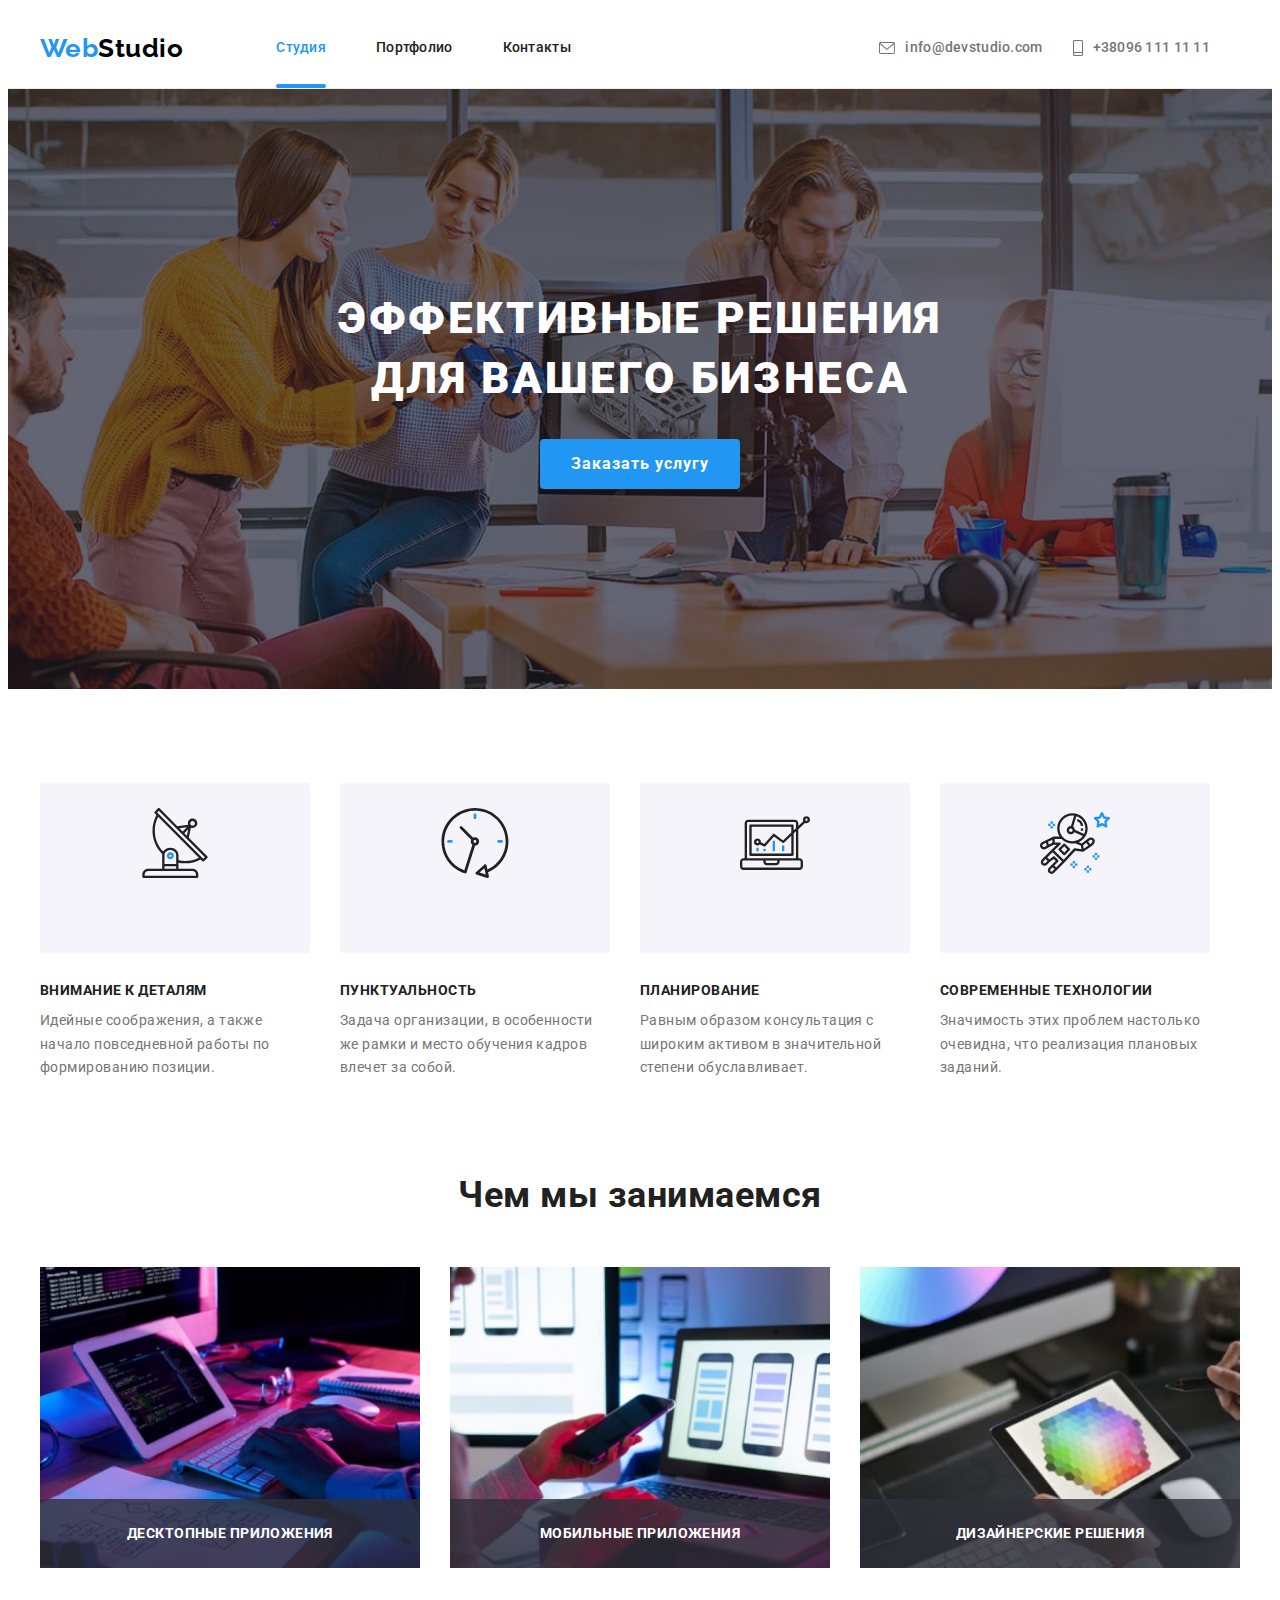
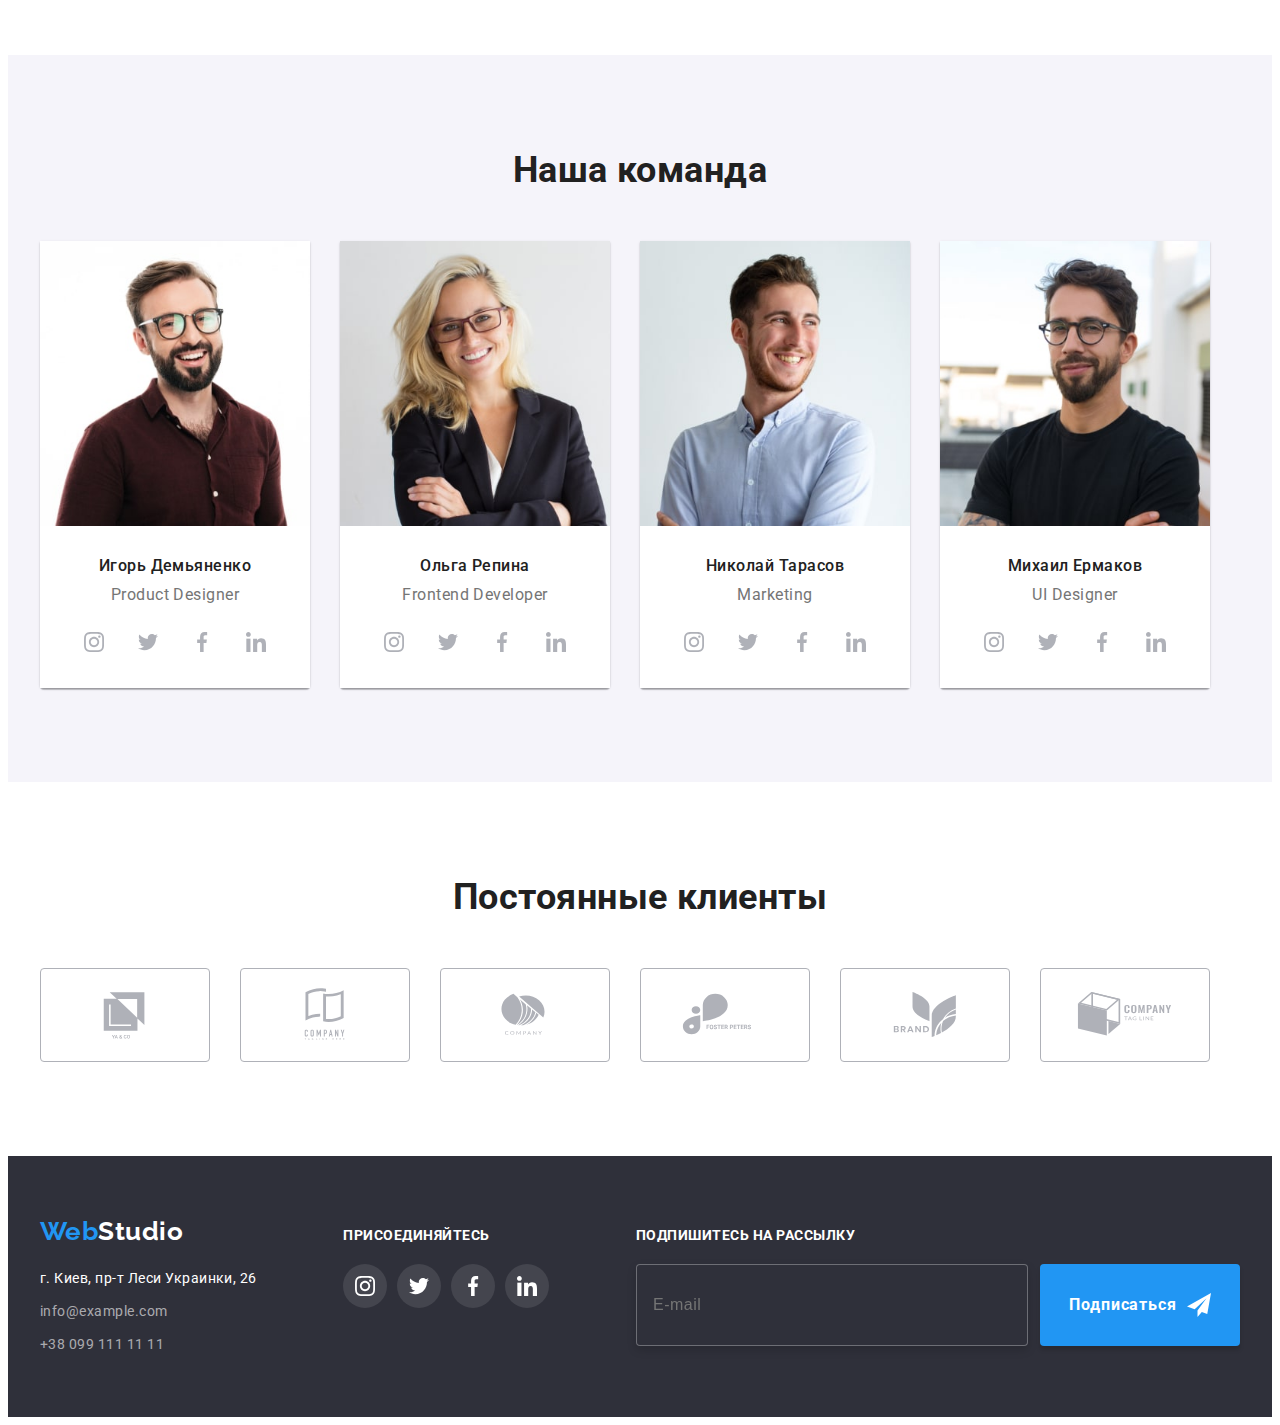
<file: index.html>
<!DOCTYPE html>
<html lang="ru">

<head>
    <meta charset="UTF-8">
    <meta http-equiv="X-UA-Compatible" content="IE=edge">
    <meta name="viewport" content="width=device-width, initial-scale=1.0">
    <link rel="preconnect" href="https://fonts.googleapis.com">
    <link rel="preconnect" href="https://fonts.gstatic.com" crossorigin>
    <link
        href="https://fonts.googleapis.com/css2?family=Raleway:wght@700&family=Roboto:wght@400;500;700;900&display=swap"
        rel="stylesheet">
    <link rel="stylesheet" href="https://cdnjs.cloudflare.com/ajax/libs/modern-normalize/1.1.0/modern-normalize.min.css"
        integrity="sha512-wpPYUAdjBVSE4KJnH1VR1HeZfpl1ub8YT/NKx4PuQ5NmX2tKuGu6U/JRp5y+Y8XG2tV+wKQpNHVUX03MfMFn9Q=="
        crossorigin="anonymous" referrerpolicy="no-referrer" />
    <link rel="stylesheet" href="./css/main.min.css">
    <link rel="stylesheet" href="./css/main.css">
    <title>Эффективные решения для вашего бизнеса></title>
</head>

<body>
    <!-- Шапка проекта -->
    <header class="header">
        <div class="container header__container">
            <nav class="navigation">
                <a href="" class="header__logo--indent logo--black"><span class="logo--main">Web</span>Studio</a>
                <ul class="navigation__list">
                    <li class="navigation__item"><a class="navigation__link current" href="./index.html">Студия</a></li>
                    <li class="navigation__item"><a class="navigation__link" href="./portfolio.html">Портфолио</a></li>
                    <li class="navigation__item"><a class="navigation__link" href="">Контакты</a></li>
                </ul>
            </nav>
            <ul class="contacts-list header__contacts-list">
                <li class="contacts-list__item">
                    <a class="contacts-list__link" href="mailto:">
                        <svg class="contacts-list__icon-envelop" width="16" height="12">
                            <use href="./css/icons/symbol-defs.svg#icon-envelope"></use>
                        </svg>
                        info@devstudio.com</a>
                </li>
                <li class="contacts-list__item">
                    <a class="contacts-list__link" href="tel:+380961111111">
                        <svg class="contacts-list__icon-tel" width="10" height="16">
                            <use href="./css/icons/symbol-defs.svg#icon-smartphone"></use>
                        </svg>
                        +38096 111 11 11</a>
                </li>
            </ul>
            <button type="button" class="mobile-menu__button" aria-expanded="false" aria-controls="mobile-menu">
                <svg class="mobile-menu__icon" width="40" height="40">
                    <use href="./css/icons/symbol-defs.svg#icon-menu"></use>
                </svg>
            </button>
        </div> 
        </header> 

        <!-- Mob-menu -->
        
        <div class="mobile-menu is-hidden" id="mobile-menu">
            <div class="container"> 
                <div class="mob-menu-top">
                    <button type="button" class="mobile-menu__close-button" aria-expanded="true" aria-controls="mobile-menu">
                        <svg class="mobile-menu__close-icon" width="40" height="40">
                            <use href="./css/icons/symbol-defs.svg#icon-close_menu"></use>
                        </svg>
                    </button>
                <ul class="mobile-menu__nav-list">
                    <li class="mobile-menu__nav-item">
                        <a class="mobile-menu__nav-link" href="./index.html">Студия</a></li>
                    <li class="mobile-menu__nav-item">
                        <a class="mobile-menu__nav-link" href="./portfolio.html">Портфолио</a>
                    </li>
                    <li class="mobile-menu__nav-item">
                        <a class="mobile-menu__nav-link" href="">Контакты</a></li>
                </ul>
                </div>
                <div class="mob-menu-bottom">
                <ul class="mobile-menu__contacts-list">
                    <li class="mobile-menu__contacts-item">
                        <a class="mobile-menu__contacts-tel" href="tel:+380961111111">
                            +38096 111 11 11</a>
                    </li>
                    <li class="mobile-menu__contacts-item">
                        <a class="mobile-menu__contacts-mail" href="mailto:">
                            info@devstudio.com</a>
                    </li>
                </ul>
                <ul class="mobile-menu__soc-list">
                    <li class="mobile-menu__soc-item">
                        <a class="mobile-menu__soc-link" href="" target="_blank"
                            rel="noopener noreferrer nofollow">Instagram</a></li>
                    <li class="mobile-menu__soc-item">
                        <a class="mobile-menu__soc-link" href="" target="_blank"
                            rel="noopener noreferrer nofollow">Twitter</a></li>
                    <li class="mobile-menu__soc-item">
                        <a class="mobile-menu__soc-link" href="" target="_blank"
                            rel="noopener noreferrer nofollow">Facebook</a></li>
                    <li class="mobile-menu__soc-item">
                        <a class="mobile-menu__soc-link" href="" target="_blank"
                            rel="noopener noreferrer nofollow">LinkedIn</a></li>
                </ul> 
                </div> 
            </div>
        </div>  

    <main>
        <!-- Герой  -->
        <section class="hero">
            <h1 class="hero__title">Эффективные решения<br>для вашего бизнеса</h1>
            <button type="button" class="button" data-modal-open>Заказать услугу</button>
        </section>  

        <!-- Преимущества компании -->
        <section class="properties">
            <div class="container">
                <h2 class="hidden">Преимущества компании</h2>
                <ul class="properties__list">
                    <li class="properties__item">
                        <a href="" class="properties__link">
                            <svg class="properties__icon" width="70" height="70">
                                <use href="./css/icons/symbol-defs.svg#icon-antenna"></use>
                            </svg></a>
                        <h3 class="properties__top-text">Внимание к деталям</h3>
                        <p class="properties__bottom-text">Идейные соображения, а также начало повседневной работы по
                            формированию позиции.</p>
                    </li>
                    <li class="properties__item">
                        <a href="" class="properties__link">
                            <svg class="properties__icon" width="70" height="70">
                                <use href="./css/icons/symbol-defs.svg#icon-clock"></use>
                            </svg></a>
                        <h3 class="properties__top-text">Пунктуальность</h3>
                        <p class="properties__bottom-text">Задача организации, в особенности же рамки и место обучения кадров
                            влечет за собой.</p>
                    </li>
                    <li class="properties__item">
                        <a href="" class="properties__link">
                            <svg class="properties__icon" width="70" height="70">
                                <use href="./css/icons/symbol-defs.svg#icon-diagram"></use>
                            </svg></a>
                        <h3 class="properties__top-text">Планирование</h3>
                        <p class="properties__bottom-text">Равным образом консультация с широким активом в значительной степени
                            обуславливает.</p>
                    </li>
                    <li class="properties__item">
                        <a href="" class="properties__link">
                            <svg class="properties__icon" width="70" height="70">
                                <use href="./css/icons/symbol-defs.svg#icon-astronaut"></use>
                            </svg></a>
                        <h3 class="properties__top-text">Современные технологии</h3>
                        <p class="properties__bottom-text">Значимость этих проблем настолько очевидна, что реализация плановых
                        заданий.</p>
                        </li>
                </ul>
            </div>
        </section>  

        <!-- Чем мы занимаемся  -->

        <section class="work">
            <div class="container">
                <h2 class="title">Чем мы занимаемся</h2>
                <ul class="work__list">
                    <li class="work__item">
                        <div class="work__content-box">
                            <img 
                            srcset="./images/work1-desk-1x.jpg 1x,
                            ./images/work1-desk-2x.jpg 2x"
                            src="./images/work1-desk-1x.jpg" 
                            alt="Печатает на клавиатуре" 
                            width="370" 
                            height="294">
                            <p class="work__text">Десктопные приложения</p>
                        </div>
                    </li>
                    <li class="work__item">
                        <div class="work__content-box">
                            <img srcset="./images/work2-desk-1x.jpg 1x,
                            ./images/work2-desk-2x.jpg 2x"
                            src="./images/work2-desk-1x.jpg" 
                            alt="Работает в телефоне" 
                            width="370" 
                            height="294">
                            <p class="work__text">Мобильные приложения</p>
                        </div>
                    </li>
                    <li class="work__item">
                        <div class="work__content-box">
                            <img srcset="./images/work3-desk-1x.jpg 1x,
                            ./images/work3-desk-2x.jpg 2x"
                            src="./images/work3-desk-1x.jpg" 
                            alt="Работает с планшетом" 
                            width="370" 
                            height="294">
                            <p class="work__text">Дизайнерские решения</p>
                        </div>
                    </li>
                </ul>
            </div>
        </section> 

        <!-- Наша команда -->

        <section class="team">
            <div class="container">
                <h2 class="title">Наша команда</h2>
                <ul class="team__list">
                    <li class="team__item">
                            <picture>
                                <source
                                srcset="./images/img-1-Demyanenko-mob-1x.jpg 1x,
                                ./images/img-1-Demyanenko-mob-2x.jpg 2x"
                                media="(max-width:767px)"
                                type="image/jpeg">
                                <source 
                                srcset="./images/img-1-Demyanenko-tab-1x.jpg 1x,
                                ./images/img-1-Demyanenko-tab-2x.jpg 2x" 
                                media="(min-width:768px)"
                                type="image/jpeg">
                                <source 
                                srcset="./images/img-1-Demyanenko-desk-1x.jpg 1x,
                                ./images/img-1-Demyanenko-desk-2x.jpg 2x" 
                                media="(min-width:1200px)"
                                type="image/jpeg">
                                <img src="./images/img-1-Demyanenko-mob-1x.jpg" 
                                alt="Портрет Игоря Демьяненка">
                            </picture>
                        <div class="team__content">
                            <h3 class="team__name">Игорь Демьяненко</h3>
                            <p lang="en" class="team__position">Product Designer</p>
                            <ul class="team__contact-list">
                                <li class="team__contact-item">
                                    <a href="" class="team__contact-link">
                                        <svg class="team__contact-icon" width="20" height="20">
                                            <use href="./css/icons/symbol-defs.svg#icon-instagram"></use>
                                        </svg></a>
                                </li>
                                <li class="team__contact-item">
                                    <a href="" class="team__contact-link">
                                        <svg class="team__contact-icon" width="20" height="20">
                                            <use href="./css/icons/symbol-defs.svg#icon-twitter"></use>
                                        </svg></a>
                                </li>
                                <li class="team__contact-item">
                                    <a href="" class="team__contact-link">
                                        <svg class="team__contact-icon" width="20" height="20">
                                            <use href="./css/icons/symbol-defs.svg#icon-facebook"></use>
                                        </svg></a>
                                </li>
                                <li class="team__contact-item">
                                    <a href="" class="team__contact-link">
                                        <svg class="team__contact-icon" width="20" height="20">
                                            <use href="./css/icons/symbol-defs.svg#icon-linkedin"></use>
                                        </svg></a>
                                </li>
                            </ul>
                        </div>
                    <li class="team__item">
                     <picture>
                        <source srcset="./images/img-2-Repina-mob-1x.jpg 1x,
                                ./images/img-2-Repina-mob-2x.jpg 2x" 
                                media="(max-width:767px)"
                                type="image/jpeg">
                        <source srcset="./images/img-2-Repina-tab-1x.jpg 1x,
                                ./images/img-2-Repina-tab-2x.jpg 2x" 
                                media="(min-width:768px)"
                                type="image/jpeg">
                        <source srcset="./images/img-2-Repina-desk-1x.jpg 1x,
                                ./images/img-2-Repina-desk-2x.jpg 2x" 
                                media="(min-width:1200px)"
                                type="image/jpeg">
                        <img src="./images/img-2-Repina-mob-1x.jpg" alt="Портрет Ольги Репиной">
                    </picture>
                        <div class="team__content">
                            <h3 class="team__name">Ольга Репина</h3>
                            <p lang="en" class="team__position">Frontend Developer</p>
                            <ul class="team__contact-list">
                                <li class="team__contact-item">
                                    <a href="" class="team__contact-link">
                                        <svg class="team__contact-icon" width="20" height="20">
                                            <use href="./css/icons/symbol-defs.svg#icon-instagram"></use>
                                        </svg></a>
                                </li>
                                <li class="team__contact-item">
                                    <a href="" class="team__contact-link">
                                        <svg class="team__contact-icon" width="20" height="20">
                                            <use href="./css/icons/symbol-defs.svg#icon-twitter"></use>
                                        </svg></a>
                                </li>
                                <li class="team__contact-item">
                                    <a href="" class="team__contact-link">
                                        <svg class="team__contact-icon" width="20" height="20">
                                            <use href="./css/icons/symbol-defs.svg#icon-facebook"></use>
                                        </svg></a>
                                </li>
                                <li class="team__contact-item">
                                    <a href="" class="team__contact-link">
                                        <svg class="team__contact-icon" width="20" height="20">
                                            <use href="./css/icons/symbol-defs.svg#icon-linkedin"></use>
                                        </svg></a>
                                </li>
                            </ul>
                        </div>
                    </li>
                    <li class="team__item">
                        <picture>
                            <source srcset="./images/img-3-Tarasov-mob-1x.jpg 1x,
                                            ./images/img-3-Tarasov-mob-2x.jpg 2x" 
                                            media="(max-width:767px)"
                                            type="image/jpeg">
                            <source srcset="./images/img-3-Tarasov-tab-1x.jpg 1x,
                                            ./images/img-3-Tarasov-tab-2x.jpg 2x" 
                                            media="(min-width:768px)"
                                            type="image/jpeg">
                            <source srcset="./images/img-3-Tarasov-desk-1x.jpg 1x,
                                            ./images/img-3-Tarasov-desk-2x.jpg 2x" 
                                            media="(min-width:1200px)"
                                            type="image/jpeg">
                            <img src="./images/img-3-Tarasov-mob-1x.jpg" 
                            alt="Портрет Николая Тарасова">
                        </picture>
                        <div class="team__content">
                            <h3 class="team__name">Николай Тарасов</h3>
                            <p lang="en" class="team__position">Marketing</p>
                            <ul class="team__contact-list">
                                <li class="team__contact-item">
                                    <a href="" class="team__contact-link">
                                        <svg class="team__contact-icon" width="20" height="20">
                                            <use href="./css/icons/symbol-defs.svg#icon-instagram"></use>
                                        </svg></a>
                                </li>
                                <li class="team__contact-item">
                                    <a href="" class="team__contact-link">
                                        <svg class="team__contact-icon" width="20" height="20">
                                            <use href="./css/icons/symbol-defs.svg#icon-twitter"></use>
                                        </svg></a>
                                </li>
                                <li class="team__contact-item">
                                    <a href="" class="team__contact-link">
                                        <svg class="team__contact-icon" width="20" height="20">
                                            <use href="./css/icons/symbol-defs.svg#icon-facebook"></use>
                                        </svg></a>
                                </li>
                                <li class="team__contact-item">
                                    <a href="" class="team__contact-link">
                                        <svg class="team__contact-icon" width="20" height="20">
                                            <use href="./css/icons/symbol-defs.svg#icon-linkedin"></use>
                                        </svg></a>
                                </li>
                            </ul>
                        </div>
                    </li>
                    <li class="team__item">
                        <picture>
                            <source srcset="./images/img-4-Ermakov-mob-1x.jpg 1x,
                                            ./images/img-4-Ermakov-mob-2x.jpg 2x" 
                                            media="(max-width:767px)"
                                            type="image/jpeg">
                            <source srcset="./images/img-4-Ermakov-tab-1x.jpg 1x,
                                            ./images/img-4-Ermakov-tab-2x.jpg 2x" 
                                            media="(min-width:768px)"
                                            type="image/jpeg">
                            <source srcset="./images/img-4-Ermakov-desk-1x.jpg 1x,
                                            ./images/img-4-Ermakov-desk-2x.jpg 2x" 
                                            media="(min-width:1200px)"
                                            type="image/jpeg">
                            <img src="./images/img-4-Ermakov-mob-1x.jpg" alt="Портрет Михаила Ермакова">
                        </picture>                    
                        <div class="team__content">
                            <h3 class="team__name">Михаил Ермаков</h3>
                            <p lang="en" class="team__position">UI Designer</p>
                            <ul class="team__contact-list">
                                <li class="team__contact-item">
                                    <a href="" class="team__contact-link">
                                        <svg class="team__contact-icon" width="20" height="20">
                                            <use href="./css/icons/symbol-defs.svg#icon-instagram"></use>
                                        </svg></a>
                                </li>
                                <li class="team__contact-item">
                                    <a href="" class="team__contact-link">
                                        <svg class="team__contact-icon" width="20" height="20">
                                            <use href="./css/icons/symbol-defs.svg#icon-twitter"></use>
                                        </svg></a>
                                </li>
                                <li class="team__contact-item">
                                    <a href="" class="team__contact-link">
                                        <svg class="team__contact-icon" width="20" height="20">
                                            <use href="./css/icons/symbol-defs.svg#icon-facebook"></use>
                                        </svg></a>
                                </li>
                                <li class="team__contact-item">
                                    <a href="" class="team__contact-link">
                                        <svg class="team__contact-icon" width="20" height="20">
                                            <use href="./css/icons/symbol-defs.svg#icon-linkedin"></use>
                                        </svg></a>
                                </li>
                            </ul>
                        </div>
                    </li>
                </ul>
            </div>
        </section> 

        <!-- Постоянные клиенты -->

        <section class="clients">
            <div class="container">
                <h2 class="title">Постоянные клиенты</h2>
                <ul class="clients-list">
                    <li class="clients-item">
                        <a href="" class="clients-link">
                            <svg class="clients-icon" width="106" height="60">
                                <use href="./css/icons/symbol-defs.svg#icon-Logo1"></use>
                            </svg></a>
                    </li>
                    <li class="clients-item">
                        <a href="" class="clients-link">
                            <svg class="clients-icon" width="106" height="60">
                                <use href="./css/icons/symbol-defs.svg#icon-Logo2"></use>
                            </svg></a>
                    </li>
                    <li class="clients-item">
                        <a href="" class="clients-link">
                            <svg class="clients-icon" width="106" height="60">
                                <use href="./css/icons/symbol-defs.svg#icon-Logo3"></use>
                            </svg></a>
                    </li>
                    <li class="clients-item">
                        <a href="" class="clients-link">
                            <svg class="clients-icon" width="106" height="60">
                                <use href="./css/icons/symbol-defs.svg#icon-Logo4"></use>
                            </svg></a>
                    </li>
                    <li class="clients-item">
                        <a href="" class="clients-link">
                            <svg class="clients-icon" width="106" height="60">
                                <use href="./css/icons/symbol-defs.svg#icon-Logo5"></use>
                            </svg></a>
                    </li>
                    <li class="clients-item">
                        <a href="" class="clients-link">
                            <svg class="clients-icon" width="106" height="60">
                                <use href="./css/icons/symbol-defs.svg#icon-Logo6"></use>
                            </svg></a>
                    </li>
                </ul>
            </div>
        </section> 
    </main>

    <!-- Футер -->

    <footer class="footer">
        <div class="footer__content container">
            <div class="address footer__address">
                <a class="footer__logo--indent logo--white link" href=""><span class="footer__logo--main">Web</span>Studio</a>
                <address class="address__content">
                    <ul class="address__list">
                        <li class="address__item">
                            <a class="address__postal-link" href="https://goo.gl/maps/cTXmJnBmYdjru8LE6"
                                target="_blank" rel="noopener noreferrer nofollow">г. Киев, пр-т Леси Украинки, 26</a>
                        </li>
                        <li class="address__item">
                            <a class="address__mail-link" href="mailto:info@example.com">info@example.com</a>
                        </li>
                        <li class="address__item">
                            <a class="address__tel-link" href="tel:+380991111111">+38 099 111 11 11</a></li>
                    </ul>
                </address>
            </div>
            <div class="connection-content footer__connection-content">
                <p class="connection-content__title footer__connection-content__title">присоединяйтесь</p>
                <ul class="soc-media__list">
                    <li class="soc-media__item">
                        <a href="" class="soc-media__link">
                            <svg class="soc-media__icon" width="20" height="20">
                                <use href="./css/icons/symbol-defs.svg#icon-instagram"></use>
                            </svg></a>
                    </li>
                    <li class="soc-media__item">
                        <a href="" class="soc-media__link">
                            <svg class="soc-media__icon" width="20" height="20">
                                <use href="./css/icons/symbol-defs.svg#icon-twitter"></use>
                            </svg></a>
                    </li>
                    <li class="soc-media__item">
                        <a href="" class="soc-media__link">
                            <svg class="soc-media__icon" width="20" height="20">
                                <use href="./css/icons/symbol-defs.svg#icon-facebook"></use>
                            </svg></a>
                    </li>
                    <li class="soc-media__item">
                        <a href="" class="soc-media__link">
                            <svg class="soc-media__icon" width="20" height="20">
                                <use href="./css/icons/symbol-defs.svg#icon-linkedin"></use>
                            </svg></a>
                    </li>
                </ul>
            </div>
            <div class="mailing">
                <form>
                    <p class="mailing__title footer__mailing__title">Подпишитесь на рассылку</p>
                    <div class="mailing__actions">
                        <input type="email" id="email" name="email" class="mailing__input" placeholder="E-mail">
                        <button type="submit" class="button mailing__button"><span class="mailing__button-name">Подписаться</span>
                            <svg class="mailing__icon" width="24" height="24">
                                <use href="./css/icons/symbol-defs.svg#icon-icon-send"></use>
                            </svg>
                        </button>
                    </div>
                </form>
            </div>
        </div>
    </footer>   

    <!-- Modal -->
    
    <div class="backdrop is-hidden" data-modal>
        <div class="modal">
            <button class="modal-close-btn" type="button" data-modal-close>
                <svg class="modal-close-btn-icon" width="11" height="11">
                    <use href="./css/icons/symbol-defs.svg#icon-close-black"></use>
                </svg>
            </button>
            <p class="modal-tittle">Оставьте свои данные, мы вам перезвоним</p>
        <div class="modal-field">
            <label for="username" class="modal-label">Имя</label>
            <div class="modal-input-content">
            <input type="text" name="username" id="username" class="modal-input" minlength="2" required autofocus placeholder=" ">
            <svg class="modal-icon" width="18" height="18">
                <use href="./css/icons/symbol-defs.svg#icon-person-black"></use>
            </svg>
            </div>
        </div>
        <div class="modal-field">
            <label for="tel" class="modal-label">Телефон</label>
            <div class="modal-input-content">
            <input type="tel" name="telephone" id="tel" class="modal-input" minlength="17" title="+38(096)-111-11-11" required placeholder=" ">
            <svg class="modal-icon" width="18" height="18">
                 <use href="./css/icons/symbol-defs.svg#icon-phone-black"></use>
            </svg>
            </div>
        </div>
        <div class="modal-field">
            <label for="mail" class="modal-label">Почта</label>
            <div class="modal-input-content">
            <input type="email" name="email" id="mail" class="modal-input" required placeholder=" ">
            <svg class="modal-icon" width="18" height="18">
                 <use href="./css/icons/symbol-defs.svg#icon-email-black"></use>
            </svg>
            </div>
        </div>
            <label for="text-area" class="modal-text-area-label">Комментарий</label>
            <textarea name="text-area" id="text-area" class="modal-text-area" placeholder="Введите текст"></textarea>
        <div class="check-content">
        <input type="checkbox" class="input-check hidden" id="input-check" name="policy" value="policy">
        <label for="input-check" class="check-text">
            <svg class="modal-check-icon" width="11" height="8">
                <use href="./css/icons/symbol-defs.svg#icon-check"></use>
            </svg>
            <span>Соглашаюсь с рассылкой и принимаю <a href="" target="_blank" class="input-check-rules">Условия договора</a></span>
        </label>
        </div>
            <button type="submit" class="modal__button button"><span class="modal-button-name">Отправить</span>
            </button>
        </div>
    </div>

    <!-- Scripts -->

    <script src="./js/modal.js"></script>
    <script src="./js/menu.js"></script> 
</body>

</html>
</file>
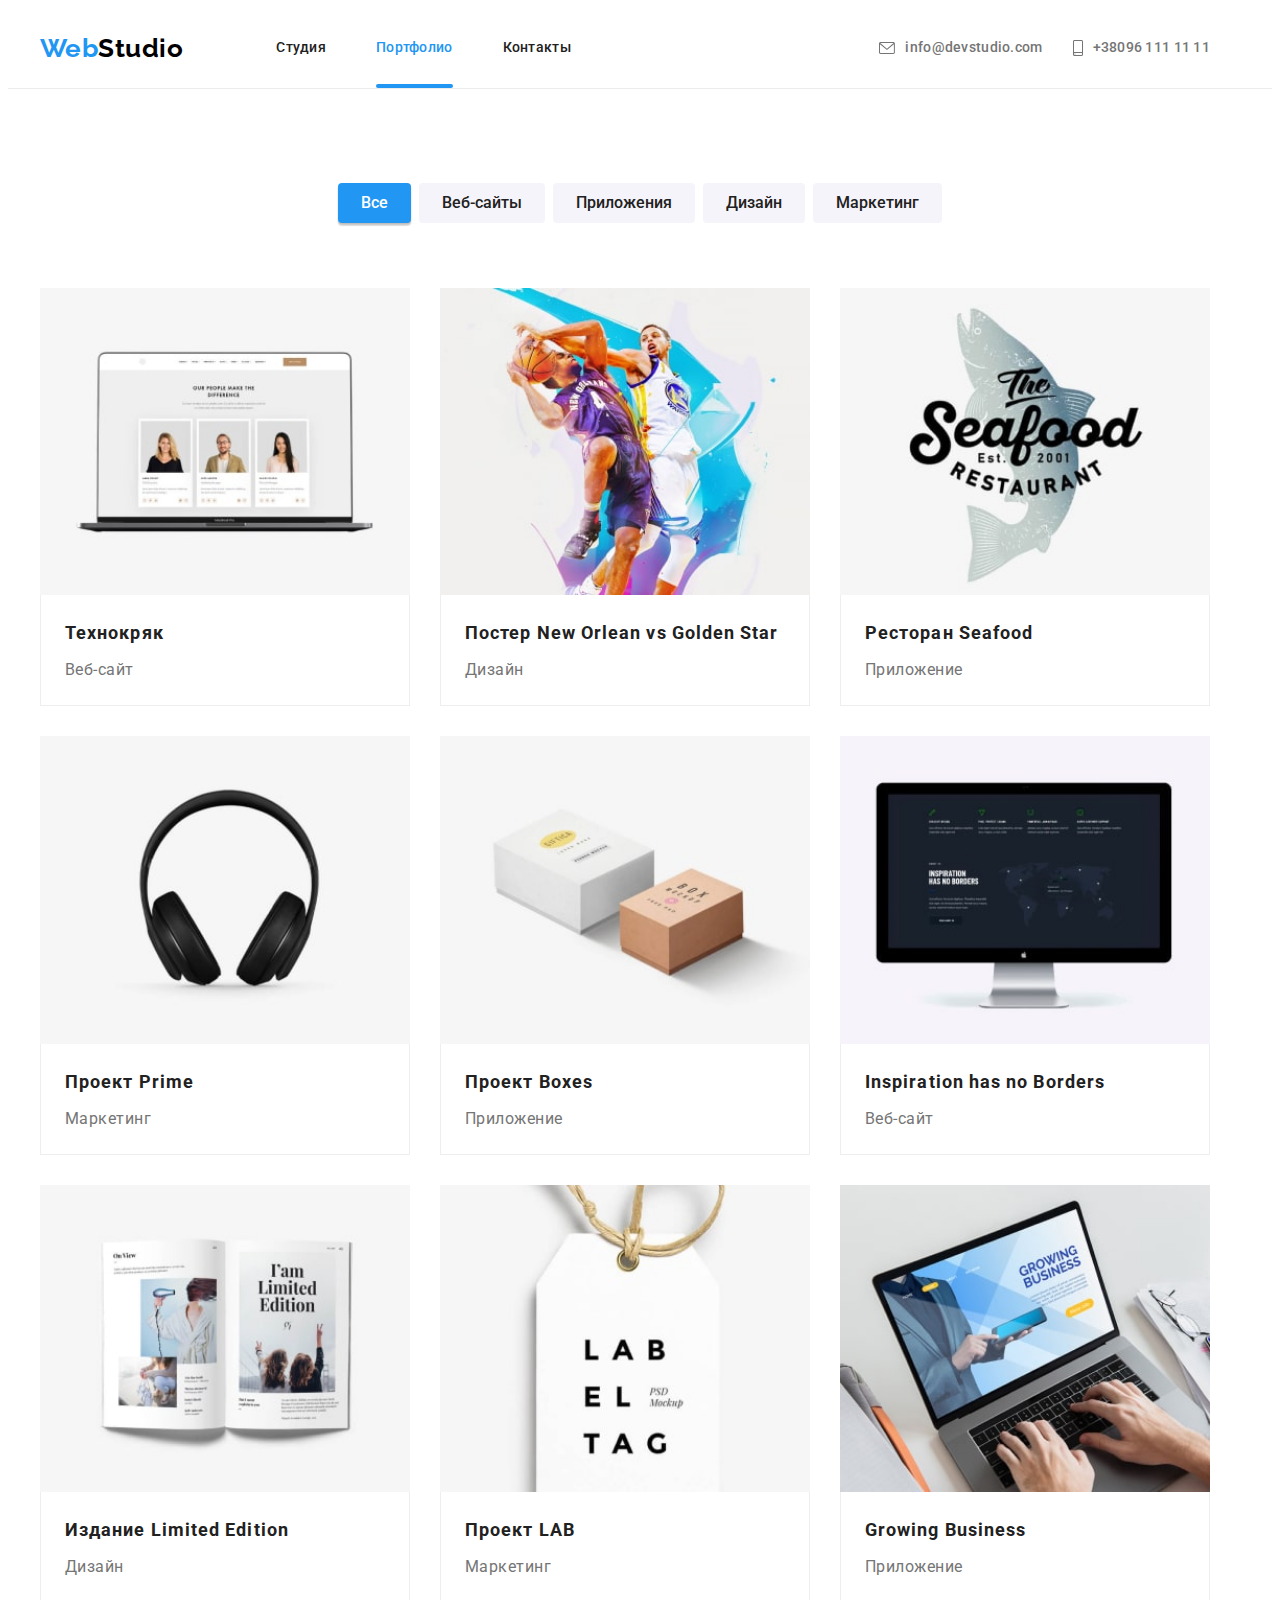
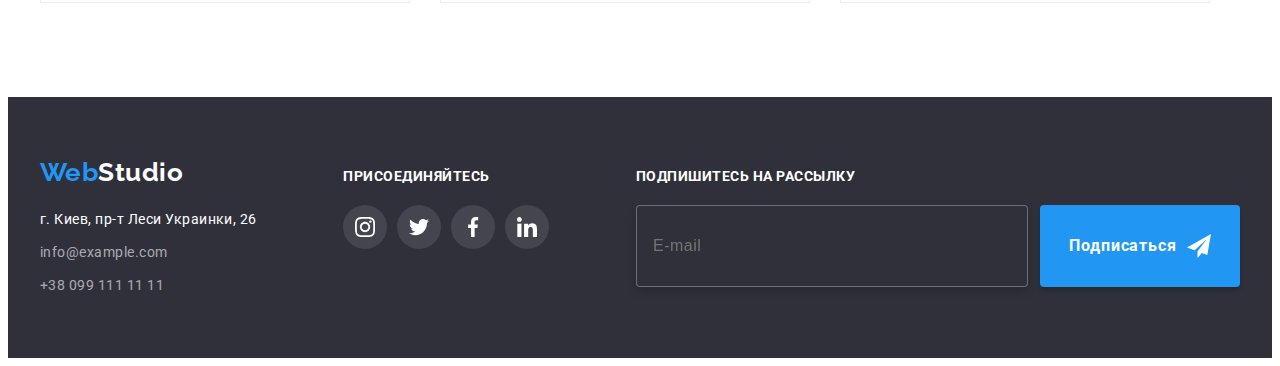
<file: portfolio.html>
<!DOCTYPE html>
<html lang="ru">

<head>
    <meta charset="UTF-8">
    <meta http-equiv="X-UA-Compatible" content="IE=edge">
    <meta name="viewport" content="width=device-width, initial-scale=1.0">
    <link rel="preconnect" href="https://fonts.googleapis.com">
    <link rel="preconnect" href="https://fonts.gstatic.com" crossorigin>
    <link
        href="https://fonts.googleapis.com/css2?family=Raleway:wght@700&family=Roboto:wght@400;500;700;900&display=swap"
        rel="stylesheet">
    <link rel="stylesheet" href="https://cdnjs.cloudflare.com/ajax/libs/modern-normalize/1.1.0/modern-normalize.min.css"
        integrity="sha512-wpPYUAdjBVSE4KJnH1VR1HeZfpl1ub8YT/NKx4PuQ5NmX2tKuGu6U/JRp5y+Y8XG2tV+wKQpNHVUX03MfMFn9Q=="
        crossorigin="anonymous" referrerpolicy="no-referrer" />
    <link rel="stylesheet" href="./css/main.min.css">
    <link rel="stylesheet" href="./css/main.css">
    <title>Портфолио</title>
</head>

<body>
    <!-- Шапка проекта -->
    <header class="header">
        <div class="container header__container">
            <nav class="navigation">
                <a href="" class="header__logo--indent logo--black"><span class="logo--main">Web</span>Studio</a>
                <ul class="navigation__list">
                    <li class="navigation__item"><a class="navigation__link" href="./index.html">Студия</a></li>
                    <li class="navigation__item"><a class="navigation__link current" href="./portfolio.html">Портфолио</a></li>
                    <li class="navigation__item"><a class="navigation__link" href="">Контакты</a></li>
                </ul>
            </nav>
            <ul class="contacts-list header__contacts-list">
                <li class="contacts-list__item">
                    <a class="contacts-list__link" href="mailto:">
                        <svg class="contacts-list__icon-envelop" width="16" height="12">
                            <use href="./css/icons/symbol-defs.svg#icon-envelope"></use>
                        </svg>
                        info@devstudio.com</a>
                </li>
                <li class="contacts-list__item">
                    <a class="contacts-list__link" href="tel:+380961111111">
                        <svg class="contacts-list__icon-tel" width="10" height="16">
                            <use href="./css/icons/symbol-defs.svg#icon-smartphone"></use>
                        </svg>
                        +38096 111 11 11</a>
                </li>
            </ul>
            <button type="button" class="mobile-menu__button" aria-expanded="false" aria-controls="mobile-menu">
                <svg class="mobile-menu__icon" width="40" height="40">
                    <use href="./css/icons/symbol-defs.svg#icon-menu"></use>
                </svg>
            </button>
        </div>
    </header>
    
    <!-- Mob-menu -->
    
    <div class="mobile-menu is-hidden" id="mobile-menu">
        <div class="container">
            <div class="mob-menu-top">
                <button type="button" class="mobile-menu__close-button" aria-expanded="true" aria-controls="mobile-menu">
                    <svg class="mobile-menu__close-icon" width="40" height="40">
                        <use href="./css/icons/symbol-defs.svg#icon-close_menu"></use>
                    </svg>
                </button>
                <ul class="mobile-menu__nav-list">
                    <li class="mobile-menu__nav-item"><a class="mobile-menu__nav-link" href="./index.html">Студия</a></li>
                    <li class="mobile-menu__nav-item"><a class="mobile-menu__nav-link" href="./portfolio.html">Портфолио</a>
                    </li>
                    <li class="mobile-menu__nav-item"><a class="mobile-menu__nav-link" href="">Контакты</a></li>
                </ul>
            </div>
            <div class="mob-menu-bottom">
                <ul class="mobile-menu__contacts-list">
                    <li class="mobile-menu__contacts-item">
                        <a class="mobile-menu__contacts-tel" href="tel:+380961111111">
                            +38096 111 11 11</a>
                    </li>
                    <li class="mobile-menu__contacts-item">
                        <a class="mobile-menu__contacts-mail" href="mailto:">
                            info@devstudio.com</a>
                    </li>
                </ul>
                <ul class="mobile-menu__soc-list">
                    <li class="mobile-menu__soc-item"><a class="mobile-menu__soc-link" href="" target="_blank"
                            rel="noopener noreferrer nofollow">Instagram</a></li>
                    <li class="mobile-menu__soc-item"><a class="mobile-menu__soc-link" href="" target="_blank"
                            rel="noopener noreferrer nofollow">Twitter</a></li>
                    <li class="mobile-menu__soc-item"><a class="mobile-menu__soc-link" href="" target="_blank"
                            rel="noopener noreferrer nofollow">Facebook</a></li>
                    <li class="mobile-menu__soc-item"><a class="mobile-menu__soc-link" href="" target="_blank"
                            rel="noopener noreferrer nofollow">LinkedIn</a></li>
                </ul>
            </div>
        </div>
    </div>

    <main>
        <section class="examples">
            <div class="container">
                <h1 class="hidden">Примеры работ</h1>
                <ul class="btn-list">
                    <li class="btn-content"><button type="button" class="examples-btn-item current">Все</button></li>
                    <li class="btn-content"><button type="button" class="examples-btn-item">Веб-сайты</button></li>
                    <li class="btn-content"><button type="button" class="examples-btn-item">Приложения</button></li>
                    <li class="btn-content"><button type="button" class="examples-btn-item">Дизайн</button></li>
                    <li class="btn-content"><button type="button" class="examples-btn-item">Маркетинг</button></li>
                </ul>

                <ul class="examples-list">
                    <li class="examples-item">
                            <div class="examples-top-box">
                                <picture>
                                    <source srcset="./images-portfolio/technokryak-mob-1x.jpg 1x,
                                                    ./images-portfolio/technokryak-mob-2x.jpg 2x" 
                                                    media="(max-width:767px)"
                                                    type="image/jpeg">
                                    <source srcset="./images-portfolio/technokryak-tab-1x.jpg 1x,
                                                    ./images-portfolio/technokryak-tab-2x.jpg 2x" 
                                                    media="(min-width:768px)"
                                                    type="image/jpeg">
                                    <source srcset="./images-portfolio/technokryak-desk-1x.jpg 1x,
                                                    ./images-portfolio/technokryak-desk-2x.jpg 2x" 
                                                    media="(min-width:1200px)"
                                                    type="image/jpeg">
                                    <img src="./images-portfolio/technokryak-mob-1x.jpg.jpg" 
                                    alt="Страница сайта на ноутбуке">
                                </picture>
                                <p class="examples-top-text">Ресурс предлагает комплексные предложения с разным уровнем функционала и сервисов. Все это позволит посетителю получить
                                исчерпывающие сведения о компании или частном лице.</p>
                            </div>
                            <div class="examples-content">
                                <h2 class="examples-title">Технокряк</h2>
                                <p class="examples-text">Веб-сайт</p>
                            </div>
                    </li>
                    <li class="examples-item">
                            <div class="examples-top-box">
                                <picture>
                                    <source srcset="./images-portfolio/no_vs_gs_mob-1x.jpg 1x,
                                                    ./images-portfolio/no_vs_gs_mob-2x.jpg 2x"
                                                    media="(max-width:767px)"
                                                    type="image/jpeg">
                                    <source srcset="./images-portfolio/no_vs_gs_tab-1x.jpg 1x,
                                                    ./images-portfolio/no_vs_gs_tab-2x.jpg 2x"
                                                    media="(min-width:768px)"
                                                    type="image/jpeg">
                                    <source srcset="./images-portfolio/no_vs_gs_desk-1x.jpg 1x,
                                                    ./images-portfolio/no_vs_gs_desk-2x.jpg 2x"
                                                     media="(min-width:1200px)"
                                                     type="image/jpeg">
                                    <img src="./images-portfolio/no_vs_gs_mob-1x.jpg" alt="Игра в баскетбол">
                                </picture>
                            <p class="examples-top-text">Ресурс предлагает комплексные предложения с разным уровнем функционала и сервисов. Все это позволит посетителю получить
                                исчерпывающие сведения о компании или частном лице.</p>
                            </div>
                            <div class="examples-content">
                                <h2 class="examples-title">Постер New Orlean vs Golden Star</h2>
                                <p class="examples-text">Дизайн</p>
                            </div>
                    </li>
                    <li class="examples-item">
                            <div class="examples-top-box">
                                <picture>
                                    <source srcset="./images-portfolio/seafood-mob-1x.jpg 1x,
                                                    ./images-portfolio/seafood-mob-2x.jpg 2x"
                                                    media="(max-width:767px)"
                                                    type="image/jpeg">
                                    <source srcset="./images-portfolio/seafood-tab-1x.jpg 1x,
                                                    ./images-portfolio/seafood-tab-2x.jpg 2x"
                                                    media="(min-width:768px)"
                                                    type="image/jpeg">
                                    <source srcset="./images-portfolio/seafood-desk-1x.jpg 1x,
                                                    ./images-portfolio/seafood-desk-2x.jpg 2x"
                                                    media="(min-width:1200px)"
                                                    type="image/jpeg">
                                    <img src="./images-portfolio/seafood-mob-1x.jpg" alt="Рыба">
                                </picture>
                            <p class="examples-top-text">Ресурс предлагает комплексные предложения с разным уровнем функционала и сервисов. Все это позволит посетителю получить
                                исчерпывающие сведения о компании или частном лице.</p>
                            </div>
                            <div class="examples-content">
                                <h2 class="examples-title">Ресторан Seafood</h2>
                                <p class="examples-text">Приложение</p>
                            </div>
                    </li>
                    <li class="examples-item">
                            <div class="examples-top-box">
                                <picture>
                                    <source srcset="./images-portfolio/prime-mob-1x.jpg 1x,
                                                    ./images-portfolio/prime-mob-2x.jpg 2x"
                                                    media="(max-width:767px)"
                                                    type="image/jpeg">
                                    <source srcset="./images-portfolio/prime-tab-1x.jpg 1x,
                                                    ./images-portfolio/prime-tab-2x.jpg 2x"
                                                    media="(min-width:768px)"
                                                    type="image/jpeg">
                                    <source srcset="./images-portfolio/prime-desk-1x.jpg 1x,
                                                    ./images-portfolio/prime-desk-2x.jpg 2x"
                                                    media="(min-width:1200px)"
                                                    type="image/jpeg">
                                    <img src="./images-portfolio/prime-mob-1x.jpg" alt="Чёрные наушники">
                                </picture>
                            <p class="examples-top-text">Ресурс предлагает комплексные предложения с разным уровнем функционала и сервисов. Все это позволит посетителю получить
                                исчерпывающие сведения о компании или частном лице.</p>
                            </div>
                            <div class="examples-content">
                                <h2 class="examples-title">Проект Prime</h2>
                                <p class="examples-text">Маркетинг</p>
                            </div>
                    </li>
                    <li class="examples-item">
                            <div class="examples-top-box">
                                <picture>
                                    <source srcset="./images-portfolio/boxes-mob-1x.jpg 1x,
                                                    ./images-portfolio/boxes-mob-2x.jpg 2x" 
                                                    media="(max-width:767px)"
                                                    type="image/jpeg">
                                    <source srcset="./images-portfolio/boxes-tab-1x.jpg 1x,
                                                    ./images-portfolio/boxes-tab-2x.jpg 2x" 
                                                    media="(min-width:768px)">
                                    <source srcset="./images-portfolio/boxes-desk-1x.jpg 1x,
                                                    ./images-portfolio/boxes-desk-2x.jpg 2x"
                                                    media="(min-width:1200px)"
                                                    type="image/jpeg">
                                    <img src="./images-portfolio/boxes-mob-1x.jpg" alt="Две коробки">
                                </picture>
                            <p class="examples-top-text">Ресурс предлагает комплексные предложения с разным уровнем функционала и сервисов. Все это позволит посетителю получить
                                исчерпывающие сведения о компании или частном лице.</p>
                            </div>
                            <div class="examples-content">
                                <h2 class="examples-title">Проект Boxes</h2>
                                <p class="examples-text">Приложение</p>
                            </div>
                    </li>
                    <li class="examples-item">
                            <div class="examples-top-box">
                                <picture>
                                    <source srcset="./images-portfolio/inspiration_has_no_borders-mob-1x.jpg 1x,
                                                    ./images-portfolio/inspiration_has_no_borders-mob-2x.jpg 2x" 
                                                    media="(max-width:767px)"
                                                    type="image/jpeg">
                                    <source srcset="./images-portfolio/inspiration_has_no_borders-tab-1x.jpg 1x,
                                                    ./images-portfolio/inspiration_has_no_borders-tab-2x.jpg 2x" 
                                                    media="(min-width:768px)"
                                                    type="image/jpeg">
                                    <source srcset="./images-portfolio/inspiration_has_no_borders-desk-1x.jpg 1x,
                                                    ./images-portfolio/inspiration_has_no_borders-desk-2x.jpg 2x"
                                                    media="(min-width:1200px)"
                                                    type="image/jpeg">
                                    <img src="./images-portfolio/inspiration_has_no_borders-mob-1x.jpg" alt="Монитор">
                                </picture>
                            <p class="examples-top-text">Ресурс предлагает комплексные предложения с разным уровнем функционала и сервисов. Все это позволит посетителю получить
                                исчерпывающие сведения о компании или частном лице.</p>
                            </div>
                                <div class="examples-content">
                                <h2 class="examples-title">Inspiration has no Borders</h2>
                                <p class="examples-text">Веб-сайт</p>
                            </div>
                    </li>
                    <li class="examples-item">
                            <div class="examples-top-box">
                                <picture>
                                    <source srcset="./images-portfolio/limited_edition-mob-1x.jpg 1x,
                                                    ./images-portfolio/limited_edition-mob-2x.jpg 2x"
                                                    media="(max-width:767px)"
                                                    type="image/jpeg">
                                    <source srcset="./images-portfolio/limited_edition-tab-1x.jpg 1x,
                                                    ./images-portfolio/limited_edition-tab-2x.jpg 2x"
                                                    media="(min-width:768px)"
                                                    type="image/jpeg">
                                    <source srcset="./images-portfolio/limited_edition-desk-1x.jpg 1x,
                                                    ./images-portfolio/limited_edition-desk-2x.jpg 2x"
                                                    media="(min-width:1200px)"
                                                    type="image/jpeg">
                                    <img src="./images-portfolio/limited_edition-mob-1x.jpg" alt="Открытая страница журнала">
                                </picture>
                            <p class="examples-top-text">Ресурс предлагает комплексные предложения с разным уровнем функционала и сервисов. Все это позволит посетителю получить исчерпывающие сведения о компании или частном лице.</p>
                            </div>
                                <div class="examples-content">
                                <h2 class="examples-title">Издание Limited Edition</h2>
                                <p class="examples-text">Дизайн</p>
                            </div>
                    </li>
                    <li class="examples-item">
                            <div class="examples-top-box">
                                <picture>
                                    <source srcset="./images-portfolio/lab-mob-1x.jpg 1x,
                                                    ./images-portfolio/lab-mob-2x.jpg 2x"
                                                    media="(max-width:767px)"
                                                    type="image/jpeg">
                                    <source srcset="./images-portfolio/lab-tab-1x.jpg 1x,
                                                    ./images-portfolio/lab-tab-2x.jpg 2x"
                                                    media="(min-width:768px)"
                                                    type="image/jpeg">
                                    <source srcset="./images-portfolio/lab-desk-1x.jpg 1x,
                                                    ./images-portfolio/lab-desk-2x.jpg 2x"
                                                    media="(min-width:1200px)"
                                                    type="image/jpeg">
                                    <img src="./images-portfolio/growing_business-mob-1x.jpg" alt="Этикетка">
                                </picture>
                            <p class="examples-top-text">Ресурс предлагает комплексные предложения с разным уровнем функционала и сервисов. Все это позволит посетителю получить
                                исчерпывающие сведения о компании или частном лице.</p>
                            </div>
                            <div class="examples-content">
                                <h2 class="examples-title">Проект LAB</h2>
                                <p class="examples-text">Маркетинг</p>
                            </div>
                    </li>
                    <li class="examples-item">
                            <div class="examples-top-box">
                                <picture>
                                    <source srcset="./images-portfolio/growing_business-mob-1x.jpg 1x,
                                                    ./images-portfolio/growing_business-mob-2x.jpg 2x"
                                                    media="(max-width:767px)"
                                                    type="image/jpeg">
                                    <source srcset="./images-portfolio/growing_business-tab-1x.jpg 1x,
                                                    ./images-portfolio/growing_business-tab-2x.jpg 2x"
                                                    media="(min-width:768px)"
                                                    type="image/jpeg">
                                    <source srcset="./images-portfolio/growing_business-desk-1x.jpg 1x,
                                                    ./images-portfolio/growing_business-desk-2x.jpg 2x"
                                                    media="(min-width:1200px)"
                                                    type="image/jpeg">
                                    <img src="./images-portfolio/growing_business-mob-1x.jpg" alt="Печатает на ноутбуке">
                                </picture>
                            <p class="examples-top-text">Ресурс предлагает комплексные предложения с разным уровнем функционала и сервисов. Все это позволит посетителю получить исчерпывающие сведения о компании или частном лице.</p>
                            </div>
                                <div class="examples-content">
                                <h2 class="examples-title">Growing Business</h2>
                                <p class="examples-text">Приложение</p>
                            </div>
                    </li>
                </ul>
            </div>
        </section>
    </main>

    <!-- Футер -->
    <footer class="footer">
        <div class="footer__content container">
            <div class="address footer__address">
                <a class="footer__logo--indent logo--white" href=""><span class="footer__logo--main">Web</span>Studio</a>
                <address class="address__content">
                    <ul class="address__list">
                        <li class="address__item">
                            <a class="address__postal-link" href="https://goo.gl/maps/cTXmJnBmYdjru8LE6"
                                target="_blank" rel="noopener noreferrer nofollow">г. Киев, пр-т Леси Украинки, 26</a>
                        </li>
                        <li class="address__item">
                            <a class="address__mail-link" href="mailto:info@example.com">info@example.com</a>
                        </li>
                        <li class="address__item">
                            <a class="address__tel-link" href="tel:+380991111111">+38 099 111 11 11</a>
                        </li>
                    </ul>
                </address>
            </div>
            <div class="connection-content footer__connection-content">
                <p class="connection-content__title footer__connection-content__title">присоединяйтесь</p>
                <ul class="soc-media__list list">
                    <li class="soc-media__item">
                        <a href="" class="soc-media__link">
                            <svg class="soc-media__icon" width="20" height="20">
                                <use href="./css/icons/symbol-defs.svg#icon-instagram"></use>
                            </svg></a>
                    </li>
                    <li class="soc-media__item">
                        <a href="" class="soc-media__link">
                            <svg class="soc-media__icon" width="20" height="20">
                                <use href="./css/icons/symbol-defs.svg#icon-twitter"></use>
                            </svg></a>
                    </li>
                    <li class="soc-media__item">
                        <a href="" class="soc-media__link">
                            <svg class="soc-media__icon" width="20" height="20">
                                <use href="./css/icons/symbol-defs.svg#icon-facebook"></use>
                            </svg></a>
                    </li>
                    <li class="soc-media__item">
                        <a href="" class="soc-media__link">
                            <svg class="soc-media__icon" width="20" height="20">
                                <use href="./css/icons/symbol-defs.svg#icon-linkedin"></use>
                            </svg></a>
                    </li>
                </ul>
            </div>
            <div class="mailing footer__mailing">
                <form>
                    <p class="mailing__title footer__mailing__title">Подпишитесь на рассылку</p>
                    <div class="mailing__actions">
                        <input type="email" id="email" name="email" class="mailing__input" placeholder="E-mail">
                        <button type="submit" class="button mailing__button"><span
                                class="mailing__button-name">Подписаться</span>
                            <svg class="mailing__icon" width="24" height="24">
                                <use href="./css/icons/symbol-defs.svg#icon-icon-send"></use>
                            </svg>
                        </button>
                    </div>
                </form>
            </div>
        </div>
    </footer>

    <script src="./js/menu.js"></script>
</body>

</html>
</file>
<file: css/main.css>
body {
  font-family: var(--font-family-main);
  letter-spacing: 0.03em;
  color: var(--properties-text-color);
}

img {
  display: block;
  width: 100%;
  height: auto;
}

button {
  cursor: pointer;
}

address {
  font-style: normal;
}

.hidden {
  position: absolute;
  width: 1px;
  height: 1px;
  margin: -1px;
  border: 0;
  padding: 0;
  white-space: nowrap;
  clip-path: inset(100%);
  clip: rect(0 0 0 0);
  overflow: hidden;
}

:root {
  --head-background-color: #FFFFFF;
  --main-bcg-color: #FFFFFF;
  --team-background-color: #F5F4FA;
  --hero-background-color: #2F303A;
  --footer-background-color: #2F303A;
  --accent-color: #2196F3;
  --logo-black-color: #000;
  --logo-white-color: #FFFFFF;
  --header-nav-text-color: #212121;
  --header-btn-text-color: #757575;
  --hero-text-color: #FFFFFF;
  --btn-text-color: #FFFFFF;
  --prorerties-background-color: #F5F4FA;
  --properties-title-color: #212121;
  --properties-text-color: #757575;
  --title-color: #212121;
  --team-top-text-color: #212121;
  --team-bottom-text-color: #757575;
  --team-background-color: #F5F4FA;
  --team-card-background-color: #FFFFFF;
  --footer-main-text-color: #FFFFFF;
  --footer-secondary-text-color: rgba(255, 255, 255, 0.6);
  --portfolio-bcg-color: #FFFFFF;
  --portfolio-title-text-color: #212121;
  --portfolio-btn-text-color: #212121;
  --portfolio-btn-bcg-color: #F5F4FA;
  --portfolio-main-text-color: #757575;
  --modal-main-text-color: #212121;
  --modal-secondary-text-color: #757575;
  --font-family-main: Roboto, Tahoma, sans-serif;
  --font-family-secondary: Raleway, sans-serif;
}

.backdrop {
  position: fixed;
  width: 100vw;
  height: 100vh;
  top: 0;
  left: 0;
  background-color: rgba(0, 0, 0, 0.2);
  transition: opacity 250ms cubic-bezier(0.4, 0, 0.2, 1), visibility 250ms cubic-bezier(0.4, 0, 0.2, 1);
  -webkit-transition: opacity 250ms cubic-bezier(0.4, 0, 0.2, 1), visibility 250ms cubic-bezier(0.4, 0, 0.2, 1);
  -moz-transition: opacity 250ms cubic-bezier(0.4, 0, 0.2, 1), visibility 250ms cubic-bezier(0.4, 0, 0.2, 1);
  -ms-transition: opacity 250ms cubic-bezier(0.4, 0, 0.2, 1), visibility 250ms cubic-bezier(0.4, 0, 0.2, 1);
  -o-transition: opacity 250ms cubic-bezier(0.4, 0, 0.2, 1), visibility 250ms cubic-bezier(0.4, 0, 0.2, 1);
}
.backdrop.is-hidden {
  visibility: hidden;
  opacity: 0;
  pointer-events: none;
}

.modal {
  position: absolute;
  width: 310px;
  padding: 10px;
  background-color: #FFFFFF;
  box-shadow: 0px 1px 3px rgba(0, 0, 0, 0.12), 0px 1px 1px rgba(0, 0, 0, 0.14), 0px 2px 1px rgba(0, 0, 0, 0.2);
  border-radius: 4px;
  top: 50%;
  left: 50%;
  transform: translate(-50%, -50%) skew(180deg);
  transition: transform 250ms cubic-bezier(0.4, 0, 0.2, 1);
  -webkit-transition: transform 250ms cubic-bezier(0.4, 0, 0.2, 1);
  -moz-transition: transform 250ms cubic-bezier(0.4, 0, 0.2, 1);
  -ms-transition: transform 250ms cubic-bezier(0.4, 0, 0.2, 1);
  -o-transition: transform 250ms cubic-bezier(0.4, 0, 0.2, 1);
}
.backdrop.is-hidden .modal {
  transform: skew(10deg);
  -webkit-transform: skew(10deg) scale(0.1);
  -moz-transform: skew(10deg) scale(0.1);
  -ms-transform: skew(10deg) scale(0.1);
  -o-transform: skew(10deg) scale(0.1);
}
@media screen and (min-width: 480px) {
  .modal {
    width: 450px;
    padding: 39px;
  }
}
@media screen and (min-width: 1200px) {
  .modal {
    width: 528px;
  }
}

.modal-close-btn {
  position: absolute;
  display: flex;
  justify-content: center;
  align-items: center;
  top: 8px;
  right: 8px;
  width: 30px;
  height: 30px;
  padding: 0;
  border: 1px solid rgba(0, 0, 0, 0.1);
  border-radius: 50%;
  background-color: #FFFFFF;
  transition: transform 250ms cubic-bezier(0.4, 0, 0.2, 1);
  -webkit-transition: transform 250ms cubic-bezier(0.4, 0, 0.2, 1);
  -moz-transition: transform 250ms cubic-bezier(0.4, 0, 0.2, 1);
  -ms-transition: transform 250ms cubic-bezier(0.4, 0, 0.2, 1);
  -o-transition: transform 250ms cubic-bezier(0.4, 0, 0.2, 1);
}

.modal-close-btn-icon {
  width: 11px;
  height: 11px;
  fill: #000000;
  transition: fill 250ms cubic-bezier(0.4, 0, 0.2, 1);
  -webkit-transition: fill 250ms cubic-bezier(0.4, 0, 0.2, 1);
  -moz-transition: fill 250ms cubic-bezier(0.4, 0, 0.2, 1);
  -ms-transition: fill 250ms cubic-bezier(0.4, 0, 0.2, 1);
  -o-transition: fill 250ms cubic-bezier(0.4, 0, 0.2, 1);
}
.modal-close-btn:hover .modal-close-btn-icon, .modal-close-btn:focus .modal-close-btn-icon {
  fill: var(--accent-color);
}

.modal-tittle {
  margin-top: 0;
  margin-bottom: 12px;
  font-weight: 700;
  font-size: 20px;
  line-height: 1.15;
  text-align: center;
  letter-spacing: 0.03em;
  color: var(--modal-main-text-color);
}

.modal-label,
.modal-text-area-label {
  margin-bottom: 4px;
  font-size: 12px;
  line-height: 1.7;
  letter-spacing: 0.01em;
}

.modal-input {
  width: 100%;
  height: 40px;
  padding-left: 42px;
  border: 1px solid rgba(33, 33, 33, 0.2);
  border-radius: 4px;
  outline: none;
  color: var(--modal-main-text-color);
  transition: border-color 250ms cubic-bezier(0.4, 0, 0.2, 1), background-color 250ms cubic-bezier(0.4, 0, 0.2, 1);
  -webkit-transition: border-color 250ms cubic-bezier(0.4, 0, 0.2, 1), background-color 250ms cubic-bezier(0.4, 0, 0.2, 1);
  -moz-transition: border-color 250ms cubic-bezier(0.4, 0, 0.2, 1), background-color 250ms cubic-bezier(0.4, 0, 0.2, 1);
  -ms-transition: border-color 250ms cubic-bezier(0.4, 0, 0.2, 1), background-color 250ms cubic-bezier(0.4, 0, 0.2, 1);
  -o-transition: border-color 250ms cubic-bezier(0.4, 0, 0.2, 1), background-color 250ms cubic-bezier(0.4, 0, 0.2, 1);
}
.modal-input:hover, .modal-input:focus {
  border-color: var(--accent-color);
}
.modal-input::placeholder {
  font-size: 12px;
  line-height: 1.7;
  letter-spacing: 0.01em;
  color: rgba(117, 117, 117, 0.5);
}
.modal-input:valid:not(:placeholder-shown) {
  background-color: rgba(0, 100, 0, 0.2);
}
.modal-input:invalid:not(:placeholder-shown) {
  background-color: rgba(100, 0, 0, 0.2);
}

.modal-input-content {
  position: relative;
}

.modal-field {
  margin-bottom: 10px;
}

.modal-icon {
  position: absolute;
  width: 18px;
  height: 18px;
  left: 12px;
  top: 50%;
  transform: translateY(-50%);
  fill: var(--modal-main-text-color);
  transition: fill 250ms cubic-bezier(0.4, 0, 0.2, 1);
  -webkit-transform: translateY(-50%);
  -moz-transform: translateY(-50%);
  -ms-transform: translateY(-50%);
  -o-transform: translateY(-50%);
}
.modal-input:hover + .modal-icon, .modal-input:focus + .modal-icon {
  fill: var(--accent-color);
}

.modal-input::placeholder {
  font-size: 12px;
  line-height: 1.7;
  letter-spacing: 0.01em;
  color: rgba(117, 117, 117, 0.5);
}

.modal-text-area {
  width: 100%;
  height: 120px;
  margin-bottom: 20px;
  padding: 12px 16px;
  resize: none;
  border: 1px solid rgba(33, 33, 33, 0.2);
  border-radius: 4px;
  font-size: 12px;
  line-height: 1.7;
  letter-spacing: 0.01em;
  color: var(--modal-main-text-color);
  outline: none;
  transition: border-color 250ms cubic-bezier(0.4, 0, 0.2, 1);
  -webkit-transition: border-color 250ms cubic-bezier(0.4, 0, 0.2, 1);
  -moz-transition: border-color 250ms cubic-bezier(0.4, 0, 0.2, 1);
  -ms-transition: border-color 250ms cubic-bezier(0.4, 0, 0.2, 1);
  -o-transition: border-color 250ms cubic-bezier(0.4, 0, 0.2, 1);
}
.modal-text-area:hover, .modal-text-area:focus {
  border-color: var(--accent-color);
}

.check-content {
  margin-bottom: 30px;
}

.check-text {
  display: flex;
  align-items: center;
  justify-content: center;
  font-size: 12px;
  line-height: 1.17;
  color: var(--modal-secondary-text-color);
}
@media screen and (min-width: 1200px) {
  .check-text {
    font-size: 14px;
    line-height: 1.71;
  }
}

.input-check-rules {
  color: var(--accent-color);
}

.modal-check-icon {
  width: 16px;
  height: 15px;
  margin-right: 7px;
  border: 2px solid #000000;
  fill: #FFFFFF;
  border-radius: 3px;
  transition: border-color 250ms cubic-bezier(0.4, 0, 0.2, 1), background-color 250ms cubic-bezier(0.4, 0, 0.2, 1), fill 250ms cubic-bezier(0.4, 0, 0.2, 1);
}
.input-check:checked + .check-text .modal-check-icon {
  background-color: var(--accent-color);
  border-color: transparent;
  fill: #FFFFFF;
}
.input-check:focus + .check-text .modal-check-icon {
  border-color: var(--accent-color);
}

.modal__button {
  display: block;
  margin: 0 auto;
  padding: 0;
}
.modal__button:hover, .modal__button:focus {
  background-color: #ECECEC;
}

.logo--white, .logo--black {
  display: block;
  font-family: var(--font-family-secondary);
  font-weight: 700;
  font-size: 24px;
  line-height: 1.17;
  transition: color 250ms cubic-bezier(0.4, 0, 0.2, 1);
  -webkit-transition: color 250ms cubic-bezier(0.4, 0, 0.2, 1);
  -moz-transition: color 250ms cubic-bezier(0.4, 0, 0.2, 1);
  -ms-transition: color 250ms cubic-bezier(0.4, 0, 0.2, 1);
  -o-transition: color 250ms cubic-bezier(0.4, 0, 0.2, 1);
}
@media screen and (min-width: 1200px) {
  .logo--white, .logo--black {
    font-size: 26px;
    line-height: 1.19;
  }
}

.address__tel-link,
.address__mail-link,
.address__postal-link, .navigation__link, .mobile-menu__soc-link, .mobile-menu__contacts-mail, .mobile-menu__contacts-tel, .mobile-menu__nav-link, .contacts-list__link, .logo--white, .logo--black {
  text-decoration: none;
}

.address__list, .soc-media__list, .navigation__list, .examples-list, .btn-list, .clients-list, .team__contact-list, .team__list, .work__list, .properties__list, .mobile-menu__soc-list, .mobile-menu__contacts-list, .mobile-menu__nav-list, .contacts-list {
  list-style: none;
  margin: 0;
  padding: 0;
}

.logo--black {
  color: var(--logo-black-color);
}
.logo--black:hover, .logo--black:focus {
  color: var(--accent-color);
}

.logo--main {
  color: var(--accent-color);
  transition: color 250ms cubic-bezier(0.4, 0, 0.2, 1);
}
.logo--main:hover, .logo--main:focus {
  color: var(--logo-color);
}
.logo--black:hover .logo--main, .logo--black:focus .logo--main {
  color: var(--logo-black-color);
}

.logo--white {
  color: var(--logo-white-color);
}
.logo--white:hover, .logo--white:focus {
  color: var(--accent-color);
}

.footer__logo--main {
  color: var(--accent-color);
  transition: color 250ms cubic-bezier(0.4, 0, 0.2, 1);
}
.footer__logo--main:hover, .footer__logo--main:focus {
  color: var(--logo-white-color);
}
.logo--white:hover .footer__logo--main, .logo--white:focus .footer__logo--main {
  color: var(--logo-white-color);
}

.contacts-list__item:not(:last-child) {
  margin-bottom: 10px;
}
@media screen and (min-width: 1200px) {
  .contacts-list__item:not(:last-child) {
    margin-bottom: 0;
  }
}

@media screen and (min-width: 1200px) {
  .contacts-list__item {
    margin-right: 30px;
  }
}

.contacts-list__link {
  display: flex;
  justify-content: start;
  font-weight: 500;
  font-size: 12px;
  line-height: 1.17;
  letter-spacing: 0.02em;
  color: var(--header-btn-text-color);
  transition: color 250ms cubic-bezier(0.4, 0, 0.2, 1);
}
@media screen and (min-width: 1200px) {
  .contacts-list__link {
    font-size: 14px;
    line-height: 1.14;
    align-items: center;
    padding-top: 32px;
    padding-bottom: 32px;
  }
}
.contacts-list__link:hover, .contacts-list__link:focus {
  color: var(--accent-color);
}

.contacts-list__icon-envelop,
.contacts-list__icon-tel {
  fill: var(--header-btn-text-color);
  margin-right: 8px;
  transition: color 250ms cubic-bezier(0.4, 0, 0.2, 1);
}
@media screen and (min-width: 1200px) {
  .contacts-list__icon-envelop,
.contacts-list__icon-tel {
    margin-right: 10px;
  }
}
.contacts-list__link:hover .contacts-list__icon-envelop, .contacts-list__link:focus .contacts-list__icon-envelop,
.contacts-list__link:hover .contacts-list__icon-tel,
.contacts-list__link:focus .contacts-list__icon-tel {
  fill: var(--accent-color);
}

.contacts-list__icon-envelop {
  width: 14px;
  height: 10px;
}
@media screen and (min-width: 1200px) {
  .contacts-list__icon-envelop {
    width: 16px;
    height: 12px;
  }
}

.contacts-list__icon-tel {
  width: 8px;
  height: 14px;
}
@media screen and (min-width: 1200px) {
  .contacts-list__icon-tel {
    width: 10px;
    height: 16px;
  }
}

.header {
  position: relative;
  background-color: var(--head-background-color);
  border-bottom: 1px solid #ECECEC;
}

.header__container {
  padding: 10px 0px;
  display: flex;
}
@media screen and (min-width: 768px) {
  .header__container {
    justify-content: space-between;
    padding: 0;
  }
}
@media screen and (min-width: 1200px) {
  .header__container {
    padding: 0;
  }
}

@media screen and (min-width: 768px) {
  .header__logo--indent {
    margin-right: 88px;
  }
}
@media screen and (min-width: 1200px) {
  .header__logo--indent {
    margin-right: 93px;
  }
}

.header__contacts-list {
  display: none;
}
@media screen and (min-width: 768px) {
  .header__contacts-list {
    display: flex;
    flex-direction: column;
    justify-content: center;
  }
}
@media screen and (min-width: 1200px) {
  .header__contacts-list {
    flex-direction: row;
    justify-content: center;
    align-items: center;
  }
}

.no-scroll {
  overflow: hidden;
}

.mobile-menu__button {
  width: 40px;
  height: 40px;
  display: block;
  margin-left: auto;
  padding: 0;
  border: none;
  cursor: pointer;
}
@media screen and (min-width: 768px) {
  .mobile-menu__button {
    display: none;
  }
}

.mobile-menu__icon {
  background-color: var(--head-background-color);
  transition: fill 250ms cubic-bezier(0.4, 0, 0.2, 1);
  -webkit-transition: fill 250ms cubic-bezier(0.4, 0, 0.2, 1);
  -moz-transition: fill 250ms cubic-bezier(0.4, 0, 0.2, 1);
  -ms-transition: fill 250ms cubic-bezier(0.4, 0, 0.2, 1);
  -o-transition: fill 250ms cubic-bezier(0.4, 0, 0.2, 1);
}
.mobile-menu__button:hover .mobile-menu__icon {
  fill: var(--accent-color);
}
.mobile-menu__button:focus .mobile-menu__icon {
  fill: var(--accent-color);
}

.mobile-menu__close-button {
  position: absolute;
  top: 10px;
  right: 15px;
  width: 40px;
  height: 40px;
  padding: 0;
  border: none;
  cursor: pointer;
}

.mobile-menu__close-icon {
  background-color: var(--head-background-color);
  transition: fill 250ms cubic-bezier(0.4, 0, 0.2, 1);
  -webkit-transition: fill 250ms cubic-bezier(0.4, 0, 0.2, 1);
  -moz-transition: fill 250ms cubic-bezier(0.4, 0, 0.2, 1);
  -ms-transition: fill 250ms cubic-bezier(0.4, 0, 0.2, 1);
  -o-transition: fill 250ms cubic-bezier(0.4, 0, 0.2, 1);
}
.mobile-menu__close-button:hover .mobile-menu__close-icon {
  fill: var(--accent-color);
}
.mobile-menu__close-button:focus .mobile-menu__close-icon {
  fill: var(--accent-color);
}

.mobile-menu {
  position: fixed;
  top: 0;
  left: 0;
  width: 100vw;
  height: 100vh;
  background-color: #ffffff;
  z-index: 1;
  transform: skew(180deg);
  transition: transform 250ms cubic-bezier(0.4, 0, 0.2, 1);
  -webkit-transition: transform 250ms cubic-bezier(0.4, 0, 0.2, 1);
  -moz-transition: transform 250ms cubic-bezier(0.4, 0, 0.2, 1);
  -ms-transition: transform 250ms cubic-bezier(0.4, 0, 0.2, 1);
  -o-transition: transform 250ms cubic-bezier(0.4, 0, 0.2, 1);
}
.mobile-menu.is-hidden {
  visibility: hidden;
  opacity: 0;
  pointer-events: none;
  transform: skew(10deg);
  -webkit-transform: skew(10deg) scale(0.1);
  -moz-transform: skew(10deg) scale(0.1);
  -ms-transform: skew(10deg) scale(0.1);
  -o-transform: skew(10deg) scale(0.1);
}
.mobile-menu .container {
  height: 100%;
  padding: 15px;
  display: flex;
  flex-direction: column;
  justify-content: space-between;
  overflow-y: auto;
}
@media screen and (min-width: 480px) {
  .mobile-menu .container {
    padding-top: 48px;
    padding-bottom: 48px;
    padding-left: 40px;
    padding-right: 40px;
  }
}
@media screen and (min-width: 768px) {
  .mobile-menu {
    display: none;
  }
}

.mobile-menu__nav-item:not(:last-child) {
  margin-bottom: 32px;
}

.mobile-menu__nav-link {
  font-weight: 500;
  font-size: 40px;
  line-height: 1.18;
  letter-spacing: 0.02em;
  text-align: start;
  color: var(--header-nav-text-color);
  transition: color 250ms cubic-bezier(0.4, 0, 0.2, 1);
  -webkit-transition: color 250ms cubic-bezier(0.4, 0, 0.2, 1);
  -moz-transition: color 250ms cubic-bezier(0.4, 0, 0.2, 1);
  -ms-transition: color 250ms cubic-bezier(0.4, 0, 0.2, 1);
  -o-transition: color 250ms cubic-bezier(0.4, 0, 0.2, 1);
}
.mobile-menu__nav-link:hover, .mobile-menu__nav-link:focus {
  color: var(--accent-color);
}

.mobile-menu__contacts-list {
  margin-bottom: 64px;
}

.mobile-menu__contacts-item:not(:last-child) {
  margin-bottom: 32px;
}

.mobile-menu__contacts-tel {
  font-weight: 500;
  font-size: 34px;
  line-height: 1.18;
  letter-spacing: 0.02em;
  color: var(--accent-color);
  transition: border 250ms cubic-bezier(0.4, 0, 0.2, 1), box-shadow 250ms cubic-bezier(0.4, 0, 0.2, 1);
}
.mobile-menu__contacts-tel:hover, .mobile-menu__contacts-tel:focus {
  border: 1px solid #EEEEEE;
  box-shadow: 0px 1px 1px rgba(0, 0, 0, 0.12), 0px 4px 4px rgba(0, 0, 0, 0.06), 1px 4px 6px rgba(0, 0, 0, 0.16);
}

.mobile-menu__contacts-mail {
  font-weight: 500;
  font-size: 24px;
  line-height: 1.17;
  letter-spacing: 0.02em;
  color: var(--header-btn-text-color);
  transition: border 250ms cubic-bezier(0.4, 0, 0.2, 1), box-shadow 250ms cubic-bezier(0.4, 0, 0.2, 1);
}
.mobile-menu__contacts-mail:hover, .mobile-menu__contacts-mail:focus {
  border: 1px solid #EEEEEE;
  box-shadow: 0px 1px 1px rgba(0, 0, 0, 0.12), 0px 4px 4px rgba(0, 0, 0, 0.06), 1px 4px 6px rgba(0, 0, 0, 0.16);
}

.mobile-menu__soc-list {
  display: flex;
}

.mobile-menu__soc-item:not(:last-child) {
  padding-right: 5px;
  border-right: 1px solid rgba(33, 33, 33, 0.2);
}
@media screen and (min-width: 480px) {
  .mobile-menu__soc-item:not(:last-child) {
    padding-right: 10px;
  }
}

.mobile-menu__soc-item:not(:first-child) {
  padding-left: 5px;
}
@media screen and (min-width: 480px) {
  .mobile-menu__soc-item:not(:first-child) {
    padding-left: 10px;
  }
}

.mobile-menu__soc-link {
  color: var(--accent-color);
  transition: border 250ms cubic-bezier(0.4, 0, 0.2, 1), box-shadow 250ms cubic-bezier(0.4, 0, 0.2, 1);
}
.mobile-menu__soc-link:hover, .mobile-menu__soc-link:focus {
  border: 1px solid #EEEEEE;
  box-shadow: 0px 1px 1px rgba(0, 0, 0, 0.12), 0px 4px 4px rgba(0, 0, 0, 0.06), 1px 4px 6px rgba(0, 0, 0, 0.16);
}

.container {
  width: 100%;
  margin: 0 auto;
  padding-left: 10px;
  padding-right: 10px;
}
@media screen and (min-width: 480px) {
  .container {
    max-width: 480px;
    padding-left: 15px;
    padding-right: 15px;
  }
}
@media screen and (min-width: 768px) {
  .container {
    max-width: 768px;
  }
}
@media screen and (min-width: 1200px) {
  .container {
    max-width: 1200px;
  }
}

.hero {
  background-color: var(--hero-background-color);
  text-align: center;
  padding-top: 118px;
  padding-bottom: 118px;
  background-size: cover;
  background-repeat: no-repeat;
  background-position: center;
  background-image: linear-gradient(rgba(47, 48, 58, 0.4), rgba(47, 48, 58, 0.4)), url(../images/hero-bcg-img-mob-1x.jpg);
}
@media screen and (min-width: 1200px) {
  .hero {
    padding-top: 200px;
    padding-bottom: 200px;
  }
}
@media (min-device-pixel-ratio: 2), (-webkit-min-device-pixel-ratio: 2), (min-resolution: 192dpi), (min-resolution: 2dppx) {
  .hero {
    background-image: linear-gradient(rgba(47, 48, 58, 0.4), rgba(47, 48, 58, 0.4)), url(../images/hero-bcg-img-mob-2x.jpg);
  }
}
@media screen and (min-width: 768px) {
  .hero {
    background-image: linear-gradient(rgba(47, 48, 58, 0.4), rgba(47, 48, 58, 0.4)), url(../images/hero-bcg-img-tab-1x.jpg);
  }
}
@media screen and (min-width: 768px) and (min-device-pixel-ratio: 2), screen and (min-width: 768px) and (-webkit-min-device-pixel-ratio: 2), screen and (min-width: 768px) and (min-resolution: 192dpi), screen and (min-width: 768px) and (min-resolution: 2dppx) {
  .hero {
    background-image: linear-gradient(rgba(47, 48, 58, 0.4), rgba(47, 48, 58, 0.4)), url(../images/hero-bcg-img-tab-2x.jpg);
  }
}
@media screen and (min-width: 1200px) {
  .hero {
    background-image: linear-gradient(rgba(47, 48, 58, 0.4), rgba(47, 48, 58, 0.4)), url(../images/hero-bcg-img-desk-1x.jpg);
  }
}
@media screen and (min-width: 1200px) and (min-device-pixel-ratio: 2), screen and (min-width: 1200px) and (-webkit-min-device-pixel-ratio: 2), screen and (min-width: 1200px) and (min-resolution: 192dpi), screen and (min-width: 1200px) and (min-resolution: 2dppx) {
  .hero {
    background-image: linear-gradient(rgba(47, 48, 58, 0.4), rgba(47, 48, 58, 0.4)), url(../images/hero-bcg-img-desk-2x.jpg);
  }
}

.hero__title {
  font-weight: 900;
  font-size: 26px;
  line-height: 1.62;
  letter-spacing: 0.06em;
  text-transform: uppercase;
  color: var(--hero-text-color);
  margin-top: 0;
  margin-bottom: 30px;
}
@media screen and (min-width: 1200px) {
  .hero__title {
    font-size: 44px;
    line-height: 1.36;
  }
}

.properties {
  padding-top: 60px;
  padding-bottom: 60px;
  background-color: var(--main-bcg-color);
}
@media screen and (min-width: 1200px) {
  .properties {
    padding-top: 94px;
    padding-bottom: 94px;
  }
}

.properties__list {
  margin-bottom: -30px;
}
@media screen and (min-width: 480px) {
  .properties__list {
    max-width: 480px;
  }
}
@media screen and (min-width: 768px) {
  .properties__list {
    max-width: 768px;
    display: flex;
    flex-wrap: wrap;
    justify-content: center;
    margin-right: -30px;
  }
}
@media screen and (min-width: 1200px) {
  .properties__list {
    max-width: 1200px;
    margin-right: -30px;
  }
}

.properties__item {
  width: 100%;
  margin-bottom: 30px;
}
@media screen and (min-width: 768px) {
  .properties__item {
    width: calc(50% - 30px);
    margin-right: 30px;
  }
}
@media screen and (min-width: 1200px) {
  .properties__item {
    width: calc(25% - 30px);
    margin-right: 30px;
  }
}

.properties__link {
  width: 100%;
  height: 120px;
  padding-top: 25px;
  padding-bottom: 25px;
  margin-bottom: 30px;
  display: block;
  text-align: center;
  border-radius: 4px;
  background-color: var(--prorerties-background-color);
}

.properties__top-text {
  font-weight: 700;
  font-size: 14px;
  line-height: 1.14;
  text-transform: uppercase;
  text-align: center;
  margin-top: 0;
  margin-bottom: 10px;
  color: var(--properties-title-color);
}
@media screen and (min-width: 768px) {
  .properties__top-text {
    text-align: start;
  }
}

.properties__bottom-text {
  font-size: 14px;
  line-height: 1.71;
  text-align: justify;
  margin-top: 0;
  margin-bottom: 0;
}
@media screen and (min-width: 768px) {
  .properties__bottom-text {
    text-align: start;
  }
}

.work {
  padding-top: 0;
  padding-bottom: 94px;
  background-color: var(--main-bcg-color);
}
@media screen and (max-width: 1199px) {
  .work {
    display: none;
  }
}

.work__title {
  margin-top: 0;
  margin-bottom: 50px;
}

.work__list {
  display: flex;
  margin-right: -30px;
}

.work__item {
  width: calc(33.3333333333% - 30px);
  height: 294px;
  margin-right: 30px;
}

.work__content-box {
  position: relative;
}

.work__text {
  position: absolute;
  left: 0;
  bottom: 0;
  display: block;
  width: 100%;
  padding-top: 27px;
  padding-bottom: 27px;
  margin: 0;
  font-weight: 700;
  font-size: 14px;
  line-height: 1.14;
  text-align: center;
  letter-spacing: 0.03em;
  text-transform: uppercase;
  color: #FFFFFF;
  background-color: rgba(47, 48, 58, 0.8);
}

.team {
  background-color: var(--team-background-color);
  padding-top: 60px;
  padding-bottom: 60px;
}
@media screen and (min-width: 1200px) {
  .team {
    padding-top: 94px;
    padding-bottom: 94px;
  }
}

.team__list {
  margin-bottom: -30px;
}
@media screen and (min-width: 480px) {
  .team__list {
    max-width: 480px;
  }
}
@media screen and (min-width: 768px) {
  .team__list {
    max-width: 768px;
    display: flex;
    flex-wrap: wrap;
    justify-content: center;
    margin-right: -30px;
  }
}
@media screen and (min-width: 1200px) {
  .team__list {
    max-width: 1200px;
    margin-right: -30px;
  }
}

.team__item {
  width: 100%;
  margin-bottom: 30px;
  box-shadow: 0px 1px 3px rgba(0, 0, 0, 0.12), 0px 1px 1px rgba(0, 0, 0, 0.14), 0px 2px 1px rgba(0, 0, 0, 0.2);
  border-radius: 0px 0px 4px 4px;
}
@media screen and (min-width: 768px) {
  .team__item {
    width: calc(50% - 30px);
    margin-right: 30px;
  }
}
@media screen and (min-width: 1200px) {
  .team__item {
    width: calc(25% - 30px);
    margin-right: 30px;
  }
}

.team__name {
  font-weight: 500;
  font-size: 16px;
  line-height: 1.19;
  text-align: center;
}

.team__position {
  margin-bottom: 16px;
  font-size: 16px;
  line-height: 1.19;
  text-align: center;
}

.team__content {
  padding-top: 30px;
  padding-bottom: 24px;
  background-color: var(--team-card-background-color);
}

.team__name {
  font-weight: 500;
  color: var(--team-top-text-color);
  margin-top: 0;
  margin-bottom: 10px;
}

.team__position {
  color: var(--team-bottom-text-color);
  margin-top: 0;
  margin-bottom: 16px;
}

.team__contact-list {
  display: flex;
  justify-content: center;
}

.team__contact-link {
  width: 44px;
  height: 44px;
  border-radius: 50%;
  display: flex;
  justify-content: center;
  align-items: center;
  background-color: transparent;
  transition: background-color 250ms cubic-bezier(0.4, 0, 0.2, 1);
  -webkit-transition: background-color 250ms cubic-bezier(0.4, 0, 0.2, 1);
  -moz-transition: background-color 250ms cubic-bezier(0.4, 0, 0.2, 1);
  -ms-transition: background-color 250ms cubic-bezier(0.4, 0, 0.2, 1);
  -o-transition: background-color 250ms cubic-bezier(0.4, 0, 0.2, 1);
}
.team__contact-link:hover, .team__contact-link:focus {
  background-color: var(--accent-color);
}

.team__contact-icon {
  fill: #AFB1B8;
  transition: fill 250ms cubic-bezier(0.4, 0, 0.2, 1);
}
.team__contact-link:hover .team__contact-icon, .team__contact-link:focus .team__contact-icon {
  fill: #FFFFFF;
}

.team__contact-item:not(:last-child) {
  margin-right: 10px;
}

.clients {
  padding-top: 60px;
  padding-bottom: 60px;
}
@media screen and (min-width: 1200px) {
  .clients {
    padding-top: 94px;
    padding-bottom: 94px;
  }
}

.clients-list {
  max-width: 100%;
  display: flex;
  flex-wrap: wrap;
  justify-content: center;
  align-items: center;
  margin-right: -15px;
  margin-bottom: -15px;
}
@media screen and (min-width: 480px) {
  .clients-list {
    max-width: 480px;
    margin-right: -30px;
    margin-bottom: -30px;
  }
}
@media screen and (min-width: 768px) {
  .clients-list {
    max-width: 768px;
  }
}
@media screen and (min-width: 1200px) {
  .clients-list {
    max-width: 1200px;
    flex-wrap: nowrap;
  }
}

.clients-link {
  width: 100%;
  height: 92px;
  background-color: transparent;
  display: flex;
  justify-content: center;
  align-items: center;
}

.clients-item {
  width: calc(50% - 15px);
  margin-right: 15px;
  margin-bottom: 15px;
  border: 1px solid #AFB1B8;
  border-radius: 4px;
  transition: border-color 250ms cubic-bezier(0.4, 0, 0.2, 1);
}
.clients-item:hover {
  border-color: var(--accent-color);
}
@media screen and (min-width: 480px) {
  .clients-item {
    width: calc(50% - 30px);
    margin-right: 30px;
    margin-bottom: 30px;
  }
}
@media screen and (min-width: 768px) {
  .clients-item {
    width: calc(33.3333333333% - 30px);
  }
}
@media screen and (min-width: 1200px) {
  .clients-item {
    width: calc(16.6666666667% - 30px);
  }
}

.clients-icon {
  fill: #AFB1B8;
  transition: fill 250ms cubic-bezier(0.4, 0, 0.2, 1);
  -webkit-transition: fill 250ms cubic-bezier(0.4, 0, 0.2, 1);
  -moz-transition: fill 250ms cubic-bezier(0.4, 0, 0.2, 1);
  -ms-transition: fill 250ms cubic-bezier(0.4, 0, 0.2, 1);
  -o-transition: fill 250ms cubic-bezier(0.4, 0, 0.2, 1);
}
.clients-item:hover .clients-icon {
  fill: var(--accent-color);
}
.clients-link:focus .clients-icon {
  fill: var(--accent-color);
}

.footer {
  background-color: var(--footer-background-color);
  padding-top: 60px;
  padding-bottom: 60px;
}

@media screen and (min-width: 768px) {
  .footer__content {
    display: flex;
    flex-wrap: wrap;
    justify-content: space-around;
    align-items: baseline;
  }
}
@media screen and (min-width: 1200px) {
  .footer__content {
    flex-wrap: nowrap;
    justify-content: space-between;
    align-items: baseline;
  }
}

.footer__logo--indent {
  margin-top: 0;
  margin-bottom: 20px;
}

.footer__address {
  text-align: center;
  margin-bottom: 60px;
}
@media screen and (min-width: 1200px) {
  .footer__address {
    text-align: start;
    margin: 0;
  }
}

.footer__connection-content {
  margin-bottom: 60px;
}
@media screen and (min-width: 1200px) {
  .footer__connection-content {
    margin: 0;
  }
}

.footer__connection-content__title {
  margin-top: 0px;
  margin-bottom: 20px;
}

.examples {
  padding-top: 60px;
  padding-bottom: 60px;
}
@media screen and (min-width: 1200px) {
  .examples {
    padding-top: 94px;
    padding-bottom: 94px;
  }
}

.btn-list {
  margin-top: 0;
  margin-bottom: 30px;
  display: flex;
  flex-wrap: wrap;
  justify-content: start;
}
@media screen and (min-width: 768px) {
  .btn-list {
    justify-content: center;
  }
}
@media screen and (min-width: 1200px) {
  .btn-list {
    margin-bottom: 50px;
  }
}

.btn-content:not(:last-child) {
  margin-right: 8px;
  margin-bottom: 15px;
}

.examples-btn-item {
  padding: 6px 22px;
  border-radius: 4px;
  border: 1px solid transparent;
  font-family: inherit;
  font-weight: 500;
  font-size: 16px;
  line-height: 1.62;
  text-align: center;
  color: var(--portfolio-title-text-color);
  background-color: var(--portfolio-btn-bcg-color);
  transition: color 250ms cubic-bezier(0.4, 0, 0.2, 1), background-color 250ms cubic-bezier(0.4, 0, 0.2, 1), box-shadow 250ms cubic-bezier(0.4, 0, 0.2, 1);
  -webkit-transition: color 250ms cubic-bezier(0.4, 0, 0.2, 1), background-color 250ms cubic-bezier(0.4, 0, 0.2, 1), box-shadow 250ms cubic-bezier(0.4, 0, 0.2, 1);
  -moz-transition: color 250ms cubic-bezier(0.4, 0, 0.2, 1), background-color 250ms cubic-bezier(0.4, 0, 0.2, 1), box-shadow 250ms cubic-bezier(0.4, 0, 0.2, 1);
  -ms-transition: color 250ms cubic-bezier(0.4, 0, 0.2, 1), background-color 250ms cubic-bezier(0.4, 0, 0.2, 1), box-shadow 250ms cubic-bezier(0.4, 0, 0.2, 1);
  -o-transition: color 250ms cubic-bezier(0.4, 0, 0.2, 1), background-color 250ms cubic-bezier(0.4, 0, 0.2, 1), box-shadow 250ms cubic-bezier(0.4, 0, 0.2, 1);
}
.examples-btn-item:hover, .examples-btn-item:focus, .examples-btn-item.current {
  color: #FFFFFF;
  background-color: var(--accent-color);
  box-shadow: 0px 3px 1px rgba(0, 0, 0, 0.1), 0px 1px 2px rgba(0, 0, 0, 0.08), 0px 2px 2px rgba(0, 0, 0, 0.12);
}

.examples-list {
  margin-bottom: -30px;
}
@media screen and (min-width: 480px) {
  .examples-list {
    max-width: 480px;
  }
}
@media screen and (min-width: 768px) {
  .examples-list {
    max-width: 768px;
    display: flex;
    flex-wrap: wrap;
    justify-content: start;
    margin-right: -30px;
  }
}
@media screen and (min-width: 1200px) {
  .examples-list {
    max-width: 1200px;
    margin-right: -30px;
  }
}

.examples-item {
  width: 100%;
  margin-bottom: 30px;
  background-color: #FFFFFF;
  transition: box-shadow 250ms cubic-bezier(0.4, 0, 0.2, 1);
  -webkit-transition: box-shadow 250ms cubic-bezier(0.4, 0, 0.2, 1);
  -moz-transition: box-shadow 250ms cubic-bezier(0.4, 0, 0.2, 1);
  -ms-transition: box-shadow 250ms cubic-bezier(0.4, 0, 0.2, 1);
  -o-transition: box-shadow 250ms cubic-bezier(0.4, 0, 0.2, 1);
}
.examples-item:hover, .examples-item:focus {
  box-shadow: 0px 1px 1px rgba(0, 0, 0, 0.12), 0px 4px 4px rgba(0, 0, 0, 0.06), 1px 4px 6px rgba(0, 0, 0, 0.16);
}
@media screen and (min-width: 768px) {
  .examples-item {
    width: calc(50% - 30px);
    margin-right: 30px;
  }
  .examples-item:nth-child(1) {
    display: flex;
    flex-direction: column;
  }
}
@media screen and (min-width: 1200px) {
  .examples-item {
    width: calc(33.3333333333% - 30px);
    margin-right: 30px;
  }
}

.examples-top-box {
  position: relative;
  overflow: hidden;
}

.examples-top-text {
  position: absolute;
  top: 0;
  width: 100%;
  height: 100%;
  padding: 63px 24px;
  margin: 0;
  font-size: 18px;
  line-height: 1.56;
  background-color: rgba(33, 150, 243, 0.9);
  color: #FFFFFF;
  overflow: auto;
  transform: translateY(101%);
  transition: transform 250ms cubic-bezier(0.4, 0, 0.2, 1);
  -webkit-transition: transform 250ms cubic-bezier(0.4, 0, 0.2, 1);
  -moz-transition: transform 250ms cubic-bezier(0.4, 0, 0.2, 1);
  -ms-transition: transform 250ms cubic-bezier(0.4, 0, 0.2, 1);
  -o-transition: transform 250ms cubic-bezier(0.4, 0, 0.2, 1);
  -webkit-transform: translateY(101%);
  -moz-transform: translateY(101%);
  -ms-transform: translateY(101%);
  -o-transform: translateY(101%);
}
.examples-item:hover .examples-top-text {
  transform: translateY(0%);
}

.examples-content {
  padding: 20px 24px;
  border-left: 1px solid #EEEEEE;
  border-right: 1px solid #EEEEEE;
  border-bottom: 1px solid #EEEEEE;
  flex-grow: 1;
}

.examples-title {
  font-size: 18px;
  line-height: 2;
  letter-spacing: 0.06em;
  color: var(--portfolio-title-text-color);
  margin-bottom: 4px;
  margin-top: 0;
}

.examples-text {
  font-size: 16px;
  line-height: 1.88;
  color: var(--portfolio-main-text-color);
  margin-bottom: 0;
  margin-top: 0;
}

.button {
  min-width: 200px;
  min-height: 50px;
  border-color: transparent;
  border-radius: 4px;
  box-shadow: 0px 4px 4px rgba(0, 0, 0, 0.15);
  font-family: inherit;
  font-weight: 700;
  font-size: 16px;
  line-height: 1.88;
  letter-spacing: 0.06em;
  color: var(--btn-text-color);
  background-color: var(--accent-color);
  transition: color 250ms cubic-bezier(0.4, 0, 0.2, 1), background-color 250ms cubic-bezier(0.4, 0, 0.2, 1);
  -webkit-transition: color 250ms cubic-bezier(0.4, 0, 0.2, 1), background-color 250ms cubic-bezier(0.4, 0, 0.2, 1);
  -moz-transition: color 250ms cubic-bezier(0.4, 0, 0.2, 1), background-color 250ms cubic-bezier(0.4, 0, 0.2, 1);
  -ms-transition: color 250ms cubic-bezier(0.4, 0, 0.2, 1), background-color 250ms cubic-bezier(0.4, 0, 0.2, 1);
  -o-transition: color 250ms cubic-bezier(0.4, 0, 0.2, 1), background-color 250ms cubic-bezier(0.4, 0, 0.2, 1);
}
.button:hover, .button:focus {
  color: var(--accent-color);
  background-color: #FFFFFF;
}

.navigation {
  display: flex;
  align-items: center;
}

.navigation__list {
  display: none;
}
@media screen and (min-width: 768px) {
  .navigation__list {
    display: flex;
  }
}

.navigation__item:not(:last-child) {
  margin-right: 50px;
}

.navigation__link {
  font-weight: 500;
  font-size: 14px;
  line-height: 1.14;
  letter-spacing: 0.02em;
  display: block;
  padding-top: 32px;
  padding-bottom: 32px;
  color: var(--header-nav-text-color);
  transition: color 250ms cubic-bezier(0.4, 0, 0.2, 1);
  -webkit-transition: color 250ms cubic-bezier(0.4, 0, 0.2, 1);
  -moz-transition: color 250ms cubic-bezier(0.4, 0, 0.2, 1);
  -ms-transition: color 250ms cubic-bezier(0.4, 0, 0.2, 1);
  -o-transition: color 250ms cubic-bezier(0.4, 0, 0.2, 1);
}
.navigation__link.current {
  position: relative;
  display: block;
  color: var(--accent-color);
}
.navigation__link:hover, .navigation__link:focus {
  color: var(--accent-color);
}
.navigation__link.current::after {
  content: "";
  position: absolute;
  left: 0;
  bottom: 0;
  width: 100%;
  height: 4px;
  border-radius: 2px;
  background-color: var(--accent-color);
}

.title {
  margin-top: 0;
  margin-bottom: 30px;
  font-size: 28px;
  line-height: 1.17;
  text-align: center;
  color: var(--title-color);
}
@media screen and (min-width: 1200px) {
  .title {
    font-size: 36px;
    margin-bottom: 50px;
  }
}

.connection-content__title {
  font-weight: 700;
  font-size: 14px;
  line-height: 1.14;
  text-transform: uppercase;
  text-align: center;
  color: var(--footer-main-text-color);
}
@media screen and (min-width: 1200px) {
  .connection-content__title {
    text-align: start;
  }
}

.soc-media__list {
  display: flex;
  justify-content: center;
}

.soc-media__link {
  width: 44px;
  height: 44px;
  display: flex;
  justify-content: center;
  align-items: center;
  border-radius: 50%;
  background-color: rgba(255, 255, 255, 0.1);
  transition: background-color 250ms cubic-bezier(0.4, 0, 0.2, 1);
  -webkit-transition: background-color 250ms cubic-bezier(0.4, 0, 0.2, 1);
  -moz-transition: background-color 250ms cubic-bezier(0.4, 0, 0.2, 1);
  -ms-transition: background-color 250ms cubic-bezier(0.4, 0, 0.2, 1);
  -o-transition: background-color 250ms cubic-bezier(0.4, 0, 0.2, 1);
}
.soc-media__link:hover, .soc-media__link:focus {
  background-color: var(--accent-color);
}

.soc-media__item:not(:last-child) {
  margin-right: 10px;
}

.soc-media__icon {
  fill: #FFFFFF;
}

.mailing__title {
  margin: 0;
  margin-bottom: 20px;
  font-weight: 700;
  font-size: 14px;
  line-height: 1.14;
  text-transform: uppercase;
  text-align: center;
  color: var(--footer-main-text-color);
}
@media screen and (min-width: 1200px) {
  .mailing__title {
    text-align: start;
  }
}

.mailing__actions {
  display: flex;
  flex-direction: column;
}
@media screen and (min-width: 1200px) {
  .mailing__actions {
    flex-direction: row;
  }
}

.mailing__input {
  width: 100%;
  height: 50px;
  margin-bottom: 20px;
  padding: 15px 16px;
  font-size: 16px;
  line-height: 12.5;
  display: flex;
  align-items: center;
  justify-content: center;
  letter-spacing: 0.03em;
  border: 1px solid rgba(255, 255, 255, 0.3);
  filter: drop-shadow(0px 4px 4px rgba(0, 0, 0, 0.15));
  border-radius: 4px;
  outline: none;
  color: var(--footer-main-text-color);
  background-color: var(--footer-background-color);
  transition: border-color 250ms cubic-bezier(0.4, 0, 0.2, 1);
}
.mailing__actions:hover .mailing__input, .mailing__actions:focus .mailing__input {
  border-color: var(--accent-color);
}
@media screen and (min-width: 768px) {
  .mailing__input {
    width: 450px;
  }
}
@media screen and (min-width: 1200px) {
  .mailing__input {
    width: 358px;
    margin-right: 12px;
    margin-bottom: 0;
  }
}

.mailing__button {
  display: inline-flex;
  align-items: center;
  justify-content: center;
  margin: 0 auto;
}
.mailing__button:hover, .mailing__button:focus {
  background-color: #FFFFFF;
}

.mailing__button-name {
  margin-right: 10px;
}

.mailing__icon {
  fill: #FFFFFF;
  transition: fill 250ms cubic-bezier(0.4, 0, 0.2, 1);
  -webkit-transition: fill 250ms cubic-bezier(0.4, 0, 0.2, 1);
  -moz-transition: fill 250ms cubic-bezier(0.4, 0, 0.2, 1);
  -ms-transition: fill 250ms cubic-bezier(0.4, 0, 0.2, 1);
  -o-transition: fill 250ms cubic-bezier(0.4, 0, 0.2, 1);
}
.mailing__button:hover .mailing__icon, .mailing__button:focus .mailing__icon {
  fill: var(--accent-color);
}

.address__tel-link,
.address__mail-link,
.address__postal-link {
  font-size: 14px;
  line-height: 1.71;
  transition: color 250ms cubic-bezier(0.4, 0, 0.2, 1);
}
.address__tel-link:hover, .address__tel-link:focus,
.address__mail-link:hover,
.address__mail-link:focus,
.address__postal-link:hover,
.address__postal-link:focus {
  color: var(--accent-color);
}

.address__tel-link,
.address__mail-link {
  color: var(--footer-secondary-text-color);
}

.address__postal-link {
  color: var(--footer-main-text-color);
  min-width: 231px;
}

.address__item:not(:last-child) {
  margin-top: 0;
  margin-bottom: 9px;
}/*# sourceMappingURL=main.css.map */
</file>
<file: css/main.min.css>
body{font-family:var(--font-family-main);letter-spacing:.03em;color:var(--properties-text-color)}img{display:block;width:100%;height:auto}button{cursor:pointer}address{font-style:normal}.hidden{position:absolute;width:1px;height:1px;margin:-1px;border:0;padding:0;white-space:nowrap;clip-path:inset(100%);clip:rect(0 0 0 0);overflow:hidden}:root{--head-background-color: #FFFFFF;--main-bcg-color: #FFFFFF;--team-background-color: #F5F4FA;--hero-background-color: #2F303A;--footer-background-color: #2F303A;--accent-color: #2196F3;--logo-black-color: #000;--logo-white-color: #FFFFFF;--header-nav-text-color: #212121;--header-btn-text-color: #757575;--hero-text-color: #FFFFFF;--btn-text-color: #FFFFFF;--prorerties-background-color: #F5F4FA;--properties-title-color: #212121;--properties-text-color: #757575;--title-color: #212121;--team-top-text-color: #212121;--team-bottom-text-color: #757575;--team-background-color: #F5F4FA;--team-card-background-color: #FFFFFF;--footer-main-text-color: #FFFFFF;--footer-secondary-text-color: rgba(255, 255, 255, 0.6);--portfolio-bcg-color: #FFFFFF;--portfolio-title-text-color: #212121;--portfolio-btn-text-color: #212121;--portfolio-btn-bcg-color: #F5F4FA;--portfolio-main-text-color: #757575;--modal-main-text-color: #212121;--modal-secondary-text-color: #757575;--font-family-main: Roboto, Tahoma, sans-serif;--font-family-secondary: Raleway, sans-serif}.backdrop{position:fixed;width:100vw;height:100vh;top:0;left:0;background-color:rgba(0,0,0,.2);transition:opacity 250ms cubic-bezier(0.4, 0, 0.2, 1),visibility 250ms cubic-bezier(0.4, 0, 0.2, 1);-webkit-transition:opacity 250ms cubic-bezier(0.4, 0, 0.2, 1),visibility 250ms cubic-bezier(0.4, 0, 0.2, 1);-moz-transition:opacity 250ms cubic-bezier(0.4, 0, 0.2, 1),visibility 250ms cubic-bezier(0.4, 0, 0.2, 1);-ms-transition:opacity 250ms cubic-bezier(0.4, 0, 0.2, 1),visibility 250ms cubic-bezier(0.4, 0, 0.2, 1);-o-transition:opacity 250ms cubic-bezier(0.4, 0, 0.2, 1),visibility 250ms cubic-bezier(0.4, 0, 0.2, 1)}.backdrop.is-hidden{visibility:hidden;opacity:0;pointer-events:none}.modal{position:absolute;width:310px;padding:10px;background-color:#fff;box-shadow:0px 1px 3px rgba(0,0,0,.12),0px 1px 1px rgba(0,0,0,.14),0px 2px 1px rgba(0,0,0,.2);border-radius:4px;top:50%;left:50%;transform:translate(-50%, -50%) skew(180deg);transition:transform 250ms cubic-bezier(0.4, 0, 0.2, 1);-webkit-transition:transform 250ms cubic-bezier(0.4, 0, 0.2, 1);-moz-transition:transform 250ms cubic-bezier(0.4, 0, 0.2, 1);-ms-transition:transform 250ms cubic-bezier(0.4, 0, 0.2, 1);-o-transition:transform 250ms cubic-bezier(0.4, 0, 0.2, 1)}.backdrop.is-hidden .modal{transform:skew(10deg);-webkit-transform:skew(10deg) scale(0.1);-moz-transform:skew(10deg) scale(0.1);-ms-transform:skew(10deg) scale(0.1);-o-transform:skew(10deg) scale(0.1)}@media screen and (min-width: 480px){.modal{width:450px;padding:39px}}@media screen and (min-width: 1200px){.modal{width:528px}}.modal-close-btn{position:absolute;display:flex;justify-content:center;align-items:center;top:8px;right:8px;width:30px;height:30px;padding:0;border:1px solid rgba(0,0,0,.1);border-radius:50%;background-color:#fff;transition:transform 250ms cubic-bezier(0.4, 0, 0.2, 1);-webkit-transition:transform 250ms cubic-bezier(0.4, 0, 0.2, 1);-moz-transition:transform 250ms cubic-bezier(0.4, 0, 0.2, 1);-ms-transition:transform 250ms cubic-bezier(0.4, 0, 0.2, 1);-o-transition:transform 250ms cubic-bezier(0.4, 0, 0.2, 1)}.modal-close-btn-icon{width:11px;height:11px;fill:#000;transition:fill 250ms cubic-bezier(0.4, 0, 0.2, 1);-webkit-transition:fill 250ms cubic-bezier(0.4, 0, 0.2, 1);-moz-transition:fill 250ms cubic-bezier(0.4, 0, 0.2, 1);-ms-transition:fill 250ms cubic-bezier(0.4, 0, 0.2, 1);-o-transition:fill 250ms cubic-bezier(0.4, 0, 0.2, 1)}.modal-close-btn:hover .modal-close-btn-icon,.modal-close-btn:focus .modal-close-btn-icon{fill:var(--accent-color)}.modal-tittle{margin-top:0;margin-bottom:12px;font-weight:700;font-size:20px;line-height:1.15;text-align:center;letter-spacing:.03em;color:var(--modal-main-text-color)}.modal-label,.modal-text-area-label{margin-bottom:4px;font-size:12px;line-height:1.7;letter-spacing:.01em}.modal-input{width:100%;height:40px;padding-left:42px;border:1px solid rgba(33,33,33,.2);border-radius:4px;outline:none;color:var(--modal-main-text-color);transition:border-color 250ms cubic-bezier(0.4, 0, 0.2, 1),background-color 250ms cubic-bezier(0.4, 0, 0.2, 1);-webkit-transition:border-color 250ms cubic-bezier(0.4, 0, 0.2, 1),background-color 250ms cubic-bezier(0.4, 0, 0.2, 1);-moz-transition:border-color 250ms cubic-bezier(0.4, 0, 0.2, 1),background-color 250ms cubic-bezier(0.4, 0, 0.2, 1);-ms-transition:border-color 250ms cubic-bezier(0.4, 0, 0.2, 1),background-color 250ms cubic-bezier(0.4, 0, 0.2, 1);-o-transition:border-color 250ms cubic-bezier(0.4, 0, 0.2, 1),background-color 250ms cubic-bezier(0.4, 0, 0.2, 1)}.modal-input:hover,.modal-input:focus{border-color:var(--accent-color)}.modal-input::placeholder{font-size:12px;line-height:1.7;letter-spacing:.01em;color:rgba(117,117,117,.5)}.modal-input:valid:not(:placeholder-shown){background-color:rgba(0,100,0,.2)}.modal-input:invalid:not(:placeholder-shown){background-color:rgba(100,0,0,.2)}.modal-input-content{position:relative}.modal-field{margin-bottom:10px}.modal-icon{position:absolute;width:18px;height:18px;left:12px;top:50%;transform:translateY(-50%);fill:var(--modal-main-text-color);transition:fill 250ms cubic-bezier(0.4, 0, 0.2, 1);-webkit-transform:translateY(-50%);-moz-transform:translateY(-50%);-ms-transform:translateY(-50%);-o-transform:translateY(-50%)}.modal-input:hover+.modal-icon,.modal-input:focus+.modal-icon{fill:var(--accent-color)}.modal-input::placeholder{font-size:12px;line-height:1.7;letter-spacing:.01em;color:rgba(117,117,117,.5)}.modal-text-area{width:100%;height:120px;margin-bottom:20px;padding:12px 16px;resize:none;border:1px solid rgba(33,33,33,.2);border-radius:4px;font-size:12px;line-height:1.7;letter-spacing:.01em;color:var(--modal-main-text-color);outline:none;transition:border-color 250ms cubic-bezier(0.4, 0, 0.2, 1);-webkit-transition:border-color 250ms cubic-bezier(0.4, 0, 0.2, 1);-moz-transition:border-color 250ms cubic-bezier(0.4, 0, 0.2, 1);-ms-transition:border-color 250ms cubic-bezier(0.4, 0, 0.2, 1);-o-transition:border-color 250ms cubic-bezier(0.4, 0, 0.2, 1)}.modal-text-area:hover,.modal-text-area:focus{border-color:var(--accent-color)}.check-content{margin-bottom:30px}.check-text{display:flex;align-items:center;justify-content:center;font-size:12px;line-height:1.17;color:var(--modal-secondary-text-color)}@media screen and (min-width: 1200px){.check-text{font-size:14px;line-height:1.71}}.input-check-rules{color:var(--accent-color)}.modal-check-icon{width:16px;height:15px;margin-right:7px;border:2px solid #000;fill:#fff;border-radius:3px;transition:border-color 250ms cubic-bezier(0.4, 0, 0.2, 1),background-color 250ms cubic-bezier(0.4, 0, 0.2, 1),fill 250ms cubic-bezier(0.4, 0, 0.2, 1)}.input-check:checked+.check-text .modal-check-icon{background-color:var(--accent-color);border-color:rgba(0,0,0,0);fill:#fff}.input-check:focus+.check-text .modal-check-icon{border-color:var(--accent-color)}.modal__button{display:block;margin:0 auto;padding:0}.modal__button:hover,.modal__button:focus{background-color:#ececec}.logo--white,.logo--black{display:block;font-family:var(--font-family-secondary);font-weight:700;font-size:24px;line-height:1.17;transition:color 250ms cubic-bezier(0.4, 0, 0.2, 1);-webkit-transition:color 250ms cubic-bezier(0.4, 0, 0.2, 1);-moz-transition:color 250ms cubic-bezier(0.4, 0, 0.2, 1);-ms-transition:color 250ms cubic-bezier(0.4, 0, 0.2, 1);-o-transition:color 250ms cubic-bezier(0.4, 0, 0.2, 1)}@media screen and (min-width: 1200px){.logo--white,.logo--black{font-size:26px;line-height:1.19}}.address__tel-link,.address__mail-link,.address__postal-link,.navigation__link,.mobile-menu__soc-link,.mobile-menu__contacts-mail,.mobile-menu__contacts-tel,.mobile-menu__nav-link,.contacts-list__link,.logo--white,.logo--black{text-decoration:none}.address__list,.soc-media__list,.navigation__list,.examples-list,.btn-list,.clients-list,.team__contact-list,.team__list,.work__list,.properties__list,.mobile-menu__soc-list,.mobile-menu__contacts-list,.mobile-menu__nav-list,.contacts-list{list-style:none;margin:0;padding:0}.logo--black{color:var(--logo-black-color)}.logo--black:hover,.logo--black:focus{color:var(--accent-color)}.logo--main{color:var(--accent-color);transition:color 250ms cubic-bezier(0.4, 0, 0.2, 1)}.logo--main:hover,.logo--main:focus{color:var(--logo-color)}.logo--black:hover .logo--main,.logo--black:focus .logo--main{color:var(--logo-black-color)}.logo--white{color:var(--logo-white-color)}.logo--white:hover,.logo--white:focus{color:var(--accent-color)}.footer__logo--main{color:var(--accent-color);transition:color 250ms cubic-bezier(0.4, 0, 0.2, 1)}.footer__logo--main:hover,.footer__logo--main:focus{color:var(--logo-white-color)}.logo--white:hover .footer__logo--main,.logo--white:focus .footer__logo--main{color:var(--logo-white-color)}.contacts-list__item:not(:last-child){margin-bottom:10px}@media screen and (min-width: 1200px){.contacts-list__item:not(:last-child){margin-bottom:0}}@media screen and (min-width: 1200px){.contacts-list__item{margin-right:30px}}.contacts-list__link{display:flex;justify-content:start;font-weight:500;font-size:12px;line-height:1.17;letter-spacing:.02em;color:var(--header-btn-text-color);transition:color 250ms cubic-bezier(0.4, 0, 0.2, 1)}@media screen and (min-width: 1200px){.contacts-list__link{font-size:14px;line-height:1.14;align-items:center;padding-top:32px;padding-bottom:32px}}.contacts-list__link:hover,.contacts-list__link:focus{color:var(--accent-color)}.contacts-list__icon-envelop,.contacts-list__icon-tel{fill:var(--header-btn-text-color);margin-right:8px;transition:color 250ms cubic-bezier(0.4, 0, 0.2, 1)}@media screen and (min-width: 1200px){.contacts-list__icon-envelop,.contacts-list__icon-tel{margin-right:10px}}.contacts-list__link:hover .contacts-list__icon-envelop,.contacts-list__link:focus .contacts-list__icon-envelop,.contacts-list__link:hover .contacts-list__icon-tel,.contacts-list__link:focus .contacts-list__icon-tel{fill:var(--accent-color)}.contacts-list__icon-envelop{width:14px;height:10px}@media screen and (min-width: 1200px){.contacts-list__icon-envelop{width:16px;height:12px}}.contacts-list__icon-tel{width:8px;height:14px}@media screen and (min-width: 1200px){.contacts-list__icon-tel{width:10px;height:16px}}.header{position:relative;background-color:var(--head-background-color);border-bottom:1px solid #ececec}.header__container{padding:10px 0px;display:flex}@media screen and (min-width: 768px){.header__container{justify-content:space-between;padding:0}}@media screen and (min-width: 1200px){.header__container{padding:0}}@media screen and (min-width: 768px){.header__logo--indent{margin-right:88px}}@media screen and (min-width: 1200px){.header__logo--indent{margin-right:93px}}.header__contacts-list{display:none}@media screen and (min-width: 768px){.header__contacts-list{display:flex;flex-direction:column;justify-content:center}}@media screen and (min-width: 1200px){.header__contacts-list{flex-direction:row;justify-content:center;align-items:center}}.no-scroll{overflow:hidden}.mobile-menu__button{width:40px;height:40px;display:block;margin-left:auto;padding:0;border:none;cursor:pointer}@media screen and (min-width: 768px){.mobile-menu__button{display:none}}.mobile-menu__icon{background-color:var(--head-background-color);transition:fill 250ms cubic-bezier(0.4, 0, 0.2, 1);-webkit-transition:fill 250ms cubic-bezier(0.4, 0, 0.2, 1);-moz-transition:fill 250ms cubic-bezier(0.4, 0, 0.2, 1);-ms-transition:fill 250ms cubic-bezier(0.4, 0, 0.2, 1);-o-transition:fill 250ms cubic-bezier(0.4, 0, 0.2, 1)}.mobile-menu__button:hover .mobile-menu__icon{fill:var(--accent-color)}.mobile-menu__button:focus .mobile-menu__icon{fill:var(--accent-color)}.mobile-menu__close-button{position:absolute;top:10px;right:15px;width:40px;height:40px;padding:0;border:none;cursor:pointer}.mobile-menu__close-icon{background-color:var(--head-background-color);transition:fill 250ms cubic-bezier(0.4, 0, 0.2, 1);-webkit-transition:fill 250ms cubic-bezier(0.4, 0, 0.2, 1);-moz-transition:fill 250ms cubic-bezier(0.4, 0, 0.2, 1);-ms-transition:fill 250ms cubic-bezier(0.4, 0, 0.2, 1);-o-transition:fill 250ms cubic-bezier(0.4, 0, 0.2, 1)}.mobile-menu__close-button:hover .mobile-menu__close-icon{fill:var(--accent-color)}.mobile-menu__close-button:focus .mobile-menu__close-icon{fill:var(--accent-color)}.mobile-menu{position:fixed;top:0;left:0;width:100vw;height:100vh;background-color:#fff;z-index:1;transform:skew(180deg);transition:transform 250ms cubic-bezier(0.4, 0, 0.2, 1);-webkit-transition:transform 250ms cubic-bezier(0.4, 0, 0.2, 1);-moz-transition:transform 250ms cubic-bezier(0.4, 0, 0.2, 1);-ms-transition:transform 250ms cubic-bezier(0.4, 0, 0.2, 1);-o-transition:transform 250ms cubic-bezier(0.4, 0, 0.2, 1)}.mobile-menu.is-hidden{visibility:hidden;opacity:0;pointer-events:none;transform:skew(10deg);-webkit-transform:skew(10deg) scale(0.1);-moz-transform:skew(10deg) scale(0.1);-ms-transform:skew(10deg) scale(0.1);-o-transform:skew(10deg) scale(0.1)}.mobile-menu .container{height:100%;padding:15px;display:flex;flex-direction:column;justify-content:space-between;overflow-y:auto}@media screen and (min-width: 480px){.mobile-menu .container{padding-top:48px;padding-bottom:48px;padding-left:40px;padding-right:40px}}@media screen and (min-width: 768px){.mobile-menu{display:none}}.mobile-menu__nav-item:not(:last-child){margin-bottom:32px}.mobile-menu__nav-link{font-weight:500;font-size:40px;line-height:1.18;letter-spacing:.02em;text-align:start;color:var(--header-nav-text-color);transition:color 250ms cubic-bezier(0.4, 0, 0.2, 1);-webkit-transition:color 250ms cubic-bezier(0.4, 0, 0.2, 1);-moz-transition:color 250ms cubic-bezier(0.4, 0, 0.2, 1);-ms-transition:color 250ms cubic-bezier(0.4, 0, 0.2, 1);-o-transition:color 250ms cubic-bezier(0.4, 0, 0.2, 1)}.mobile-menu__nav-link:hover,.mobile-menu__nav-link:focus{color:var(--accent-color)}.mobile-menu__contacts-list{margin-bottom:64px}.mobile-menu__contacts-item:not(:last-child){margin-bottom:32px}.mobile-menu__contacts-tel{font-weight:500;font-size:34px;line-height:1.18;letter-spacing:.02em;color:var(--accent-color);transition:border 250ms cubic-bezier(0.4, 0, 0.2, 1),box-shadow 250ms cubic-bezier(0.4, 0, 0.2, 1)}.mobile-menu__contacts-tel:hover,.mobile-menu__contacts-tel:focus{border:1px solid #eee;box-shadow:0px 1px 1px rgba(0,0,0,.12),0px 4px 4px rgba(0,0,0,.06),1px 4px 6px rgba(0,0,0,.16)}.mobile-menu__contacts-mail{font-weight:500;font-size:24px;line-height:1.17;letter-spacing:.02em;color:var(--header-btn-text-color);transition:border 250ms cubic-bezier(0.4, 0, 0.2, 1),box-shadow 250ms cubic-bezier(0.4, 0, 0.2, 1)}.mobile-menu__contacts-mail:hover,.mobile-menu__contacts-mail:focus{border:1px solid #eee;box-shadow:0px 1px 1px rgba(0,0,0,.12),0px 4px 4px rgba(0,0,0,.06),1px 4px 6px rgba(0,0,0,.16)}.mobile-menu__soc-list{display:flex}.mobile-menu__soc-item:not(:last-child){padding-right:5px;border-right:1px solid rgba(33,33,33,.2)}@media screen and (min-width: 480px){.mobile-menu__soc-item:not(:last-child){padding-right:10px}}.mobile-menu__soc-item:not(:first-child){padding-left:5px}@media screen and (min-width: 480px){.mobile-menu__soc-item:not(:first-child){padding-left:10px}}.mobile-menu__soc-link{color:var(--accent-color);transition:border 250ms cubic-bezier(0.4, 0, 0.2, 1),box-shadow 250ms cubic-bezier(0.4, 0, 0.2, 1)}.mobile-menu__soc-link:hover,.mobile-menu__soc-link:focus{border:1px solid #eee;box-shadow:0px 1px 1px rgba(0,0,0,.12),0px 4px 4px rgba(0,0,0,.06),1px 4px 6px rgba(0,0,0,.16)}.container{width:100%;margin:0 auto;padding-left:10px;padding-right:10px}@media screen and (min-width: 480px){.container{max-width:480px;padding-left:15px;padding-right:15px}}@media screen and (min-width: 768px){.container{max-width:768px}}@media screen and (min-width: 1200px){.container{max-width:1200px}}.hero{background-color:var(--hero-background-color);text-align:center;padding-top:118px;padding-bottom:118px;background-size:cover;background-repeat:no-repeat;background-position:center;background-image:linear-gradient(rgba(47, 48, 58, 0.4), rgba(47, 48, 58, 0.4)),url(../images/hero-bcg-img-mob-1x.jpg)}@media screen and (min-width: 1200px){.hero{padding-top:200px;padding-bottom:200px}}@media(min-device-pixel-ratio: 2),(-webkit-min-device-pixel-ratio: 2),(min-resolution: 192dpi),(min-resolution: 2dppx){.hero{background-image:linear-gradient(rgba(47, 48, 58, 0.4), rgba(47, 48, 58, 0.4)),url(../images/hero-bcg-img-mob-2x.jpg)}}@media screen and (min-width: 768px){.hero{background-image:linear-gradient(rgba(47, 48, 58, 0.4), rgba(47, 48, 58, 0.4)),url(../images/hero-bcg-img-tab-1x.jpg)}}@media screen and (min-width: 768px)and (min-device-pixel-ratio: 2),screen and (min-width: 768px)and (-webkit-min-device-pixel-ratio: 2),screen and (min-width: 768px)and (min-resolution: 192dpi),screen and (min-width: 768px)and (min-resolution: 2dppx){.hero{background-image:linear-gradient(rgba(47, 48, 58, 0.4), rgba(47, 48, 58, 0.4)),url(../images/hero-bcg-img-tab-2x.jpg)}}@media screen and (min-width: 1200px){.hero{background-image:linear-gradient(rgba(47, 48, 58, 0.4), rgba(47, 48, 58, 0.4)),url(../images/hero-bcg-img-desk-1x.jpg)}}@media screen and (min-width: 1200px)and (min-device-pixel-ratio: 2),screen and (min-width: 1200px)and (-webkit-min-device-pixel-ratio: 2),screen and (min-width: 1200px)and (min-resolution: 192dpi),screen and (min-width: 1200px)and (min-resolution: 2dppx){.hero{background-image:linear-gradient(rgba(47, 48, 58, 0.4), rgba(47, 48, 58, 0.4)),url(../images/hero-bcg-img-desk-2x.jpg)}}.hero__title{font-weight:900;font-size:26px;line-height:1.62;letter-spacing:.06em;text-transform:uppercase;color:var(--hero-text-color);margin-top:0;margin-bottom:30px}@media screen and (min-width: 1200px){.hero__title{font-size:44px;line-height:1.36}}.properties{padding-top:60px;padding-bottom:60px;background-color:var(--main-bcg-color)}@media screen and (min-width: 1200px){.properties{padding-top:94px;padding-bottom:94px}}.properties__list{margin-bottom:-30px}@media screen and (min-width: 480px){.properties__list{max-width:480px}}@media screen and (min-width: 768px){.properties__list{max-width:768px;display:flex;flex-wrap:wrap;justify-content:center;margin-right:-30px}}@media screen and (min-width: 1200px){.properties__list{max-width:1200px;margin-right:-30px}}.properties__item{width:100%;margin-bottom:30px}@media screen and (min-width: 768px){.properties__item{width:calc(50% - 30px);margin-right:30px}}@media screen and (min-width: 1200px){.properties__item{width:calc(25% - 30px);margin-right:30px}}.properties__link{width:100%;height:120px;padding-top:25px;padding-bottom:25px;margin-bottom:30px;display:block;text-align:center;border-radius:4px;background-color:var(--prorerties-background-color)}.properties__top-text{font-weight:700;font-size:14px;line-height:1.14;text-transform:uppercase;text-align:center;margin-top:0;margin-bottom:10px;color:var(--properties-title-color)}@media screen and (min-width: 768px){.properties__top-text{text-align:start}}.properties__bottom-text{font-size:14px;line-height:1.71;text-align:justify;margin-top:0;margin-bottom:0}@media screen and (min-width: 768px){.properties__bottom-text{text-align:start}}.work{padding-top:0;padding-bottom:94px;background-color:var(--main-bcg-color)}@media screen and (max-width: 1199px){.work{display:none}}.work__title{margin-top:0;margin-bottom:50px}.work__list{display:flex;margin-right:-30px}.work__item{width:calc(33.3333333333% - 30px);height:294px;margin-right:30px}.work__content-box{position:relative}.work__text{position:absolute;left:0;bottom:0;display:block;width:100%;padding-top:27px;padding-bottom:27px;margin:0;font-weight:700;font-size:14px;line-height:1.14;text-align:center;letter-spacing:.03em;text-transform:uppercase;color:#fff;background-color:rgba(47,48,58,.8)}.team{background-color:var(--team-background-color);padding-top:60px;padding-bottom:60px}@media screen and (min-width: 1200px){.team{padding-top:94px;padding-bottom:94px}}.team__list{margin-bottom:-30px}@media screen and (min-width: 480px){.team__list{max-width:480px}}@media screen and (min-width: 768px){.team__list{max-width:768px;display:flex;flex-wrap:wrap;justify-content:center;margin-right:-30px}}@media screen and (min-width: 1200px){.team__list{max-width:1200px;margin-right:-30px}}.team__item{width:100%;margin-bottom:30px;box-shadow:0px 1px 3px rgba(0,0,0,.12),0px 1px 1px rgba(0,0,0,.14),0px 2px 1px rgba(0,0,0,.2);border-radius:0px 0px 4px 4px}@media screen and (min-width: 768px){.team__item{width:calc(50% - 30px);margin-right:30px}}@media screen and (min-width: 1200px){.team__item{width:calc(25% - 30px);margin-right:30px}}.team__name{font-weight:500;font-size:16px;line-height:1.19;text-align:center}.team__position{margin-bottom:16px;font-size:16px;line-height:1.19;text-align:center}.team__content{padding-top:30px;padding-bottom:24px;background-color:var(--team-card-background-color)}.team__name{font-weight:500;color:var(--team-top-text-color);margin-top:0;margin-bottom:10px}.team__position{color:var(--team-bottom-text-color);margin-top:0;margin-bottom:16px}.team__contact-list{display:flex;justify-content:center}.team__contact-link{width:44px;height:44px;border-radius:50%;display:flex;justify-content:center;align-items:center;background-color:rgba(0,0,0,0);transition:background-color 250ms cubic-bezier(0.4, 0, 0.2, 1);-webkit-transition:background-color 250ms cubic-bezier(0.4, 0, 0.2, 1);-moz-transition:background-color 250ms cubic-bezier(0.4, 0, 0.2, 1);-ms-transition:background-color 250ms cubic-bezier(0.4, 0, 0.2, 1);-o-transition:background-color 250ms cubic-bezier(0.4, 0, 0.2, 1)}.team__contact-link:hover,.team__contact-link:focus{background-color:var(--accent-color)}.team__contact-icon{fill:#afb1b8;transition:fill 250ms cubic-bezier(0.4, 0, 0.2, 1)}.team__contact-link:hover .team__contact-icon,.team__contact-link:focus .team__contact-icon{fill:#fff}.team__contact-item:not(:last-child){margin-right:10px}.clients{padding-top:60px;padding-bottom:60px}@media screen and (min-width: 1200px){.clients{padding-top:94px;padding-bottom:94px}}.clients-list{max-width:100%;display:flex;flex-wrap:wrap;justify-content:center;align-items:center;margin-right:-15px;margin-bottom:-15px}@media screen and (min-width: 480px){.clients-list{max-width:480px;margin-right:-30px;margin-bottom:-30px}}@media screen and (min-width: 768px){.clients-list{max-width:768px}}@media screen and (min-width: 1200px){.clients-list{max-width:1200px;flex-wrap:nowrap}}.clients-link{width:100%;height:92px;background-color:rgba(0,0,0,0);display:flex;justify-content:center;align-items:center}.clients-item{width:calc(50% - 15px);margin-right:15px;margin-bottom:15px;border:1px solid #afb1b8;border-radius:4px;transition:border-color 250ms cubic-bezier(0.4, 0, 0.2, 1)}.clients-item:hover{border-color:var(--accent-color)}@media screen and (min-width: 480px){.clients-item{width:calc(50% - 30px);margin-right:30px;margin-bottom:30px}}@media screen and (min-width: 768px){.clients-item{width:calc(33.3333333333% - 30px)}}@media screen and (min-width: 1200px){.clients-item{width:calc(16.6666666667% - 30px)}}.clients-icon{fill:#afb1b8;transition:fill 250ms cubic-bezier(0.4, 0, 0.2, 1);-webkit-transition:fill 250ms cubic-bezier(0.4, 0, 0.2, 1);-moz-transition:fill 250ms cubic-bezier(0.4, 0, 0.2, 1);-ms-transition:fill 250ms cubic-bezier(0.4, 0, 0.2, 1);-o-transition:fill 250ms cubic-bezier(0.4, 0, 0.2, 1)}.clients-item:hover .clients-icon{fill:var(--accent-color)}.clients-link:focus .clients-icon{fill:var(--accent-color)}.footer{background-color:var(--footer-background-color);padding-top:60px;padding-bottom:60px}@media screen and (min-width: 768px){.footer__content{display:flex;flex-wrap:wrap;justify-content:space-around;align-items:baseline}}@media screen and (min-width: 1200px){.footer__content{flex-wrap:nowrap;justify-content:space-between;align-items:baseline}}.footer__logo--indent{margin-top:0;margin-bottom:20px}.footer__address{text-align:center;margin-bottom:60px}@media screen and (min-width: 1200px){.footer__address{text-align:start;margin:0}}.footer__connection-content{margin-bottom:60px}@media screen and (min-width: 1200px){.footer__connection-content{margin:0}}.footer__connection-content__title{margin-top:0px;margin-bottom:20px}.examples{padding-top:60px;padding-bottom:60px}@media screen and (min-width: 1200px){.examples{padding-top:94px;padding-bottom:94px}}.btn-list{margin-top:0;margin-bottom:30px;display:flex;flex-wrap:wrap;justify-content:start}@media screen and (min-width: 768px){.btn-list{justify-content:center}}@media screen and (min-width: 1200px){.btn-list{margin-bottom:50px}}.btn-content:not(:last-child){margin-right:8px;margin-bottom:15px}.examples-btn-item{padding:6px 22px;border-radius:4px;border:1px solid rgba(0,0,0,0);font-family:inherit;font-weight:500;font-size:16px;line-height:1.62;text-align:center;color:var(--portfolio-title-text-color);background-color:var(--portfolio-btn-bcg-color);transition:color 250ms cubic-bezier(0.4, 0, 0.2, 1),background-color 250ms cubic-bezier(0.4, 0, 0.2, 1),box-shadow 250ms cubic-bezier(0.4, 0, 0.2, 1);-webkit-transition:color 250ms cubic-bezier(0.4, 0, 0.2, 1),background-color 250ms cubic-bezier(0.4, 0, 0.2, 1),box-shadow 250ms cubic-bezier(0.4, 0, 0.2, 1);-moz-transition:color 250ms cubic-bezier(0.4, 0, 0.2, 1),background-color 250ms cubic-bezier(0.4, 0, 0.2, 1),box-shadow 250ms cubic-bezier(0.4, 0, 0.2, 1);-ms-transition:color 250ms cubic-bezier(0.4, 0, 0.2, 1),background-color 250ms cubic-bezier(0.4, 0, 0.2, 1),box-shadow 250ms cubic-bezier(0.4, 0, 0.2, 1);-o-transition:color 250ms cubic-bezier(0.4, 0, 0.2, 1),background-color 250ms cubic-bezier(0.4, 0, 0.2, 1),box-shadow 250ms cubic-bezier(0.4, 0, 0.2, 1)}.examples-btn-item:hover,.examples-btn-item:focus,.examples-btn-item.current{color:#fff;background-color:var(--accent-color);box-shadow:0px 3px 1px rgba(0,0,0,.1),0px 1px 2px rgba(0,0,0,.08),0px 2px 2px rgba(0,0,0,.12)}.examples-list{margin-bottom:-30px}@media screen and (min-width: 480px){.examples-list{max-width:480px}}@media screen and (min-width: 768px){.examples-list{max-width:768px;display:flex;flex-wrap:wrap;justify-content:start;margin-right:-30px}}@media screen and (min-width: 1200px){.examples-list{max-width:1200px;margin-right:-30px}}.examples-item{width:100%;margin-bottom:30px;background-color:#fff;transition:box-shadow 250ms cubic-bezier(0.4, 0, 0.2, 1);-webkit-transition:box-shadow 250ms cubic-bezier(0.4, 0, 0.2, 1);-moz-transition:box-shadow 250ms cubic-bezier(0.4, 0, 0.2, 1);-ms-transition:box-shadow 250ms cubic-bezier(0.4, 0, 0.2, 1);-o-transition:box-shadow 250ms cubic-bezier(0.4, 0, 0.2, 1)}.examples-item:hover,.examples-item:focus{box-shadow:0px 1px 1px rgba(0,0,0,.12),0px 4px 4px rgba(0,0,0,.06),1px 4px 6px rgba(0,0,0,.16)}@media screen and (min-width: 768px){.examples-item{width:calc(50% - 30px);margin-right:30px}.examples-item:nth-child(1){display:flex;flex-direction:column}}@media screen and (min-width: 1200px){.examples-item{width:calc(33.3333333333% - 30px);margin-right:30px}}.examples-top-box{position:relative;overflow:hidden}.examples-top-text{position:absolute;top:0;width:100%;height:100%;padding:63px 24px;margin:0;font-size:18px;line-height:1.56;background-color:rgba(33,150,243,.9);color:#fff;overflow:auto;transform:translateY(101%);transition:transform 250ms cubic-bezier(0.4, 0, 0.2, 1);-webkit-transition:transform 250ms cubic-bezier(0.4, 0, 0.2, 1);-moz-transition:transform 250ms cubic-bezier(0.4, 0, 0.2, 1);-ms-transition:transform 250ms cubic-bezier(0.4, 0, 0.2, 1);-o-transition:transform 250ms cubic-bezier(0.4, 0, 0.2, 1);-webkit-transform:translateY(101%);-moz-transform:translateY(101%);-ms-transform:translateY(101%);-o-transform:translateY(101%)}.examples-item:hover .examples-top-text{transform:translateY(0%)}.examples-content{padding:20px 24px;border-left:1px solid #eee;border-right:1px solid #eee;border-bottom:1px solid #eee;flex-grow:1}.examples-title{font-size:18px;line-height:2;letter-spacing:.06em;color:var(--portfolio-title-text-color);margin-bottom:4px;margin-top:0}.examples-text{font-size:16px;line-height:1.88;color:var(--portfolio-main-text-color);margin-bottom:0;margin-top:0}.button{min-width:200px;min-height:50px;border-color:rgba(0,0,0,0);border-radius:4px;box-shadow:0px 4px 4px rgba(0,0,0,.15);font-family:inherit;font-weight:700;font-size:16px;line-height:1.88;letter-spacing:.06em;color:var(--btn-text-color);background-color:var(--accent-color);transition:color 250ms cubic-bezier(0.4, 0, 0.2, 1),background-color 250ms cubic-bezier(0.4, 0, 0.2, 1);-webkit-transition:color 250ms cubic-bezier(0.4, 0, 0.2, 1),background-color 250ms cubic-bezier(0.4, 0, 0.2, 1);-moz-transition:color 250ms cubic-bezier(0.4, 0, 0.2, 1),background-color 250ms cubic-bezier(0.4, 0, 0.2, 1);-ms-transition:color 250ms cubic-bezier(0.4, 0, 0.2, 1),background-color 250ms cubic-bezier(0.4, 0, 0.2, 1);-o-transition:color 250ms cubic-bezier(0.4, 0, 0.2, 1),background-color 250ms cubic-bezier(0.4, 0, 0.2, 1)}.button:hover,.button:focus{color:var(--accent-color);background-color:#fff}.navigation{display:flex;align-items:center}.navigation__list{display:none}@media screen and (min-width: 768px){.navigation__list{display:flex}}.navigation__item:not(:last-child){margin-right:50px}.navigation__link{font-weight:500;font-size:14px;line-height:1.14;letter-spacing:.02em;display:block;padding-top:32px;padding-bottom:32px;color:var(--header-nav-text-color);transition:color 250ms cubic-bezier(0.4, 0, 0.2, 1);-webkit-transition:color 250ms cubic-bezier(0.4, 0, 0.2, 1);-moz-transition:color 250ms cubic-bezier(0.4, 0, 0.2, 1);-ms-transition:color 250ms cubic-bezier(0.4, 0, 0.2, 1);-o-transition:color 250ms cubic-bezier(0.4, 0, 0.2, 1)}.navigation__link.current{position:relative;display:block;color:var(--accent-color)}.navigation__link:hover,.navigation__link:focus{color:var(--accent-color)}.navigation__link.current::after{content:"";position:absolute;left:0;bottom:0;width:100%;height:4px;border-radius:2px;background-color:var(--accent-color)}.title{margin-top:0;margin-bottom:30px;font-size:28px;line-height:1.17;text-align:center;color:var(--title-color)}@media screen and (min-width: 1200px){.title{font-size:36px;margin-bottom:50px}}.connection-content__title{font-weight:700;font-size:14px;line-height:1.14;text-transform:uppercase;text-align:center;color:var(--footer-main-text-color)}@media screen and (min-width: 1200px){.connection-content__title{text-align:start}}.soc-media__list{display:flex;justify-content:center}.soc-media__link{width:44px;height:44px;display:flex;justify-content:center;align-items:center;border-radius:50%;background-color:rgba(255,255,255,.1);transition:background-color 250ms cubic-bezier(0.4, 0, 0.2, 1);-webkit-transition:background-color 250ms cubic-bezier(0.4, 0, 0.2, 1);-moz-transition:background-color 250ms cubic-bezier(0.4, 0, 0.2, 1);-ms-transition:background-color 250ms cubic-bezier(0.4, 0, 0.2, 1);-o-transition:background-color 250ms cubic-bezier(0.4, 0, 0.2, 1)}.soc-media__link:hover,.soc-media__link:focus{background-color:var(--accent-color)}.soc-media__item:not(:last-child){margin-right:10px}.soc-media__icon{fill:#fff}.mailing__title{margin:0;margin-bottom:20px;font-weight:700;font-size:14px;line-height:1.14;text-transform:uppercase;text-align:center;color:var(--footer-main-text-color)}@media screen and (min-width: 1200px){.mailing__title{text-align:start}}.mailing__actions{display:flex;flex-direction:column}@media screen and (min-width: 1200px){.mailing__actions{flex-direction:row}}.mailing__input{width:100%;height:50px;margin-bottom:20px;padding:15px 16px;font-size:16px;line-height:12.5;display:flex;align-items:center;justify-content:center;letter-spacing:.03em;border:1px solid rgba(255,255,255,.3);filter:drop-shadow(0px 4px 4px rgba(0, 0, 0, 0.15));border-radius:4px;outline:none;color:var(--footer-main-text-color);background-color:var(--footer-background-color);transition:border-color 250ms cubic-bezier(0.4, 0, 0.2, 1)}.mailing__actions:hover .mailing__input,.mailing__actions:focus .mailing__input{border-color:var(--accent-color)}@media screen and (min-width: 768px){.mailing__input{width:450px}}@media screen and (min-width: 1200px){.mailing__input{width:358px;margin-right:12px;margin-bottom:0}}.mailing__button{display:inline-flex;align-items:center;justify-content:center;margin:0 auto}.mailing__button:hover,.mailing__button:focus{background-color:#fff}.mailing__button-name{margin-right:10px}.mailing__icon{fill:#fff;transition:fill 250ms cubic-bezier(0.4, 0, 0.2, 1);-webkit-transition:fill 250ms cubic-bezier(0.4, 0, 0.2, 1);-moz-transition:fill 250ms cubic-bezier(0.4, 0, 0.2, 1);-ms-transition:fill 250ms cubic-bezier(0.4, 0, 0.2, 1);-o-transition:fill 250ms cubic-bezier(0.4, 0, 0.2, 1)}.mailing__button:hover .mailing__icon,.mailing__button:focus .mailing__icon{fill:var(--accent-color)}.address__tel-link,.address__mail-link,.address__postal-link{font-size:14px;line-height:1.71;transition:color 250ms cubic-bezier(0.4, 0, 0.2, 1)}.address__tel-link:hover,.address__tel-link:focus,.address__mail-link:hover,.address__mail-link:focus,.address__postal-link:hover,.address__postal-link:focus{color:var(--accent-color)}.address__tel-link,.address__mail-link{color:var(--footer-secondary-text-color)}.address__postal-link{color:var(--footer-main-text-color);min-width:231px}.address__item:not(:last-child){margin-top:0;margin-bottom:9px}/*# sourceMappingURL=main.min.css.map */
</file>
